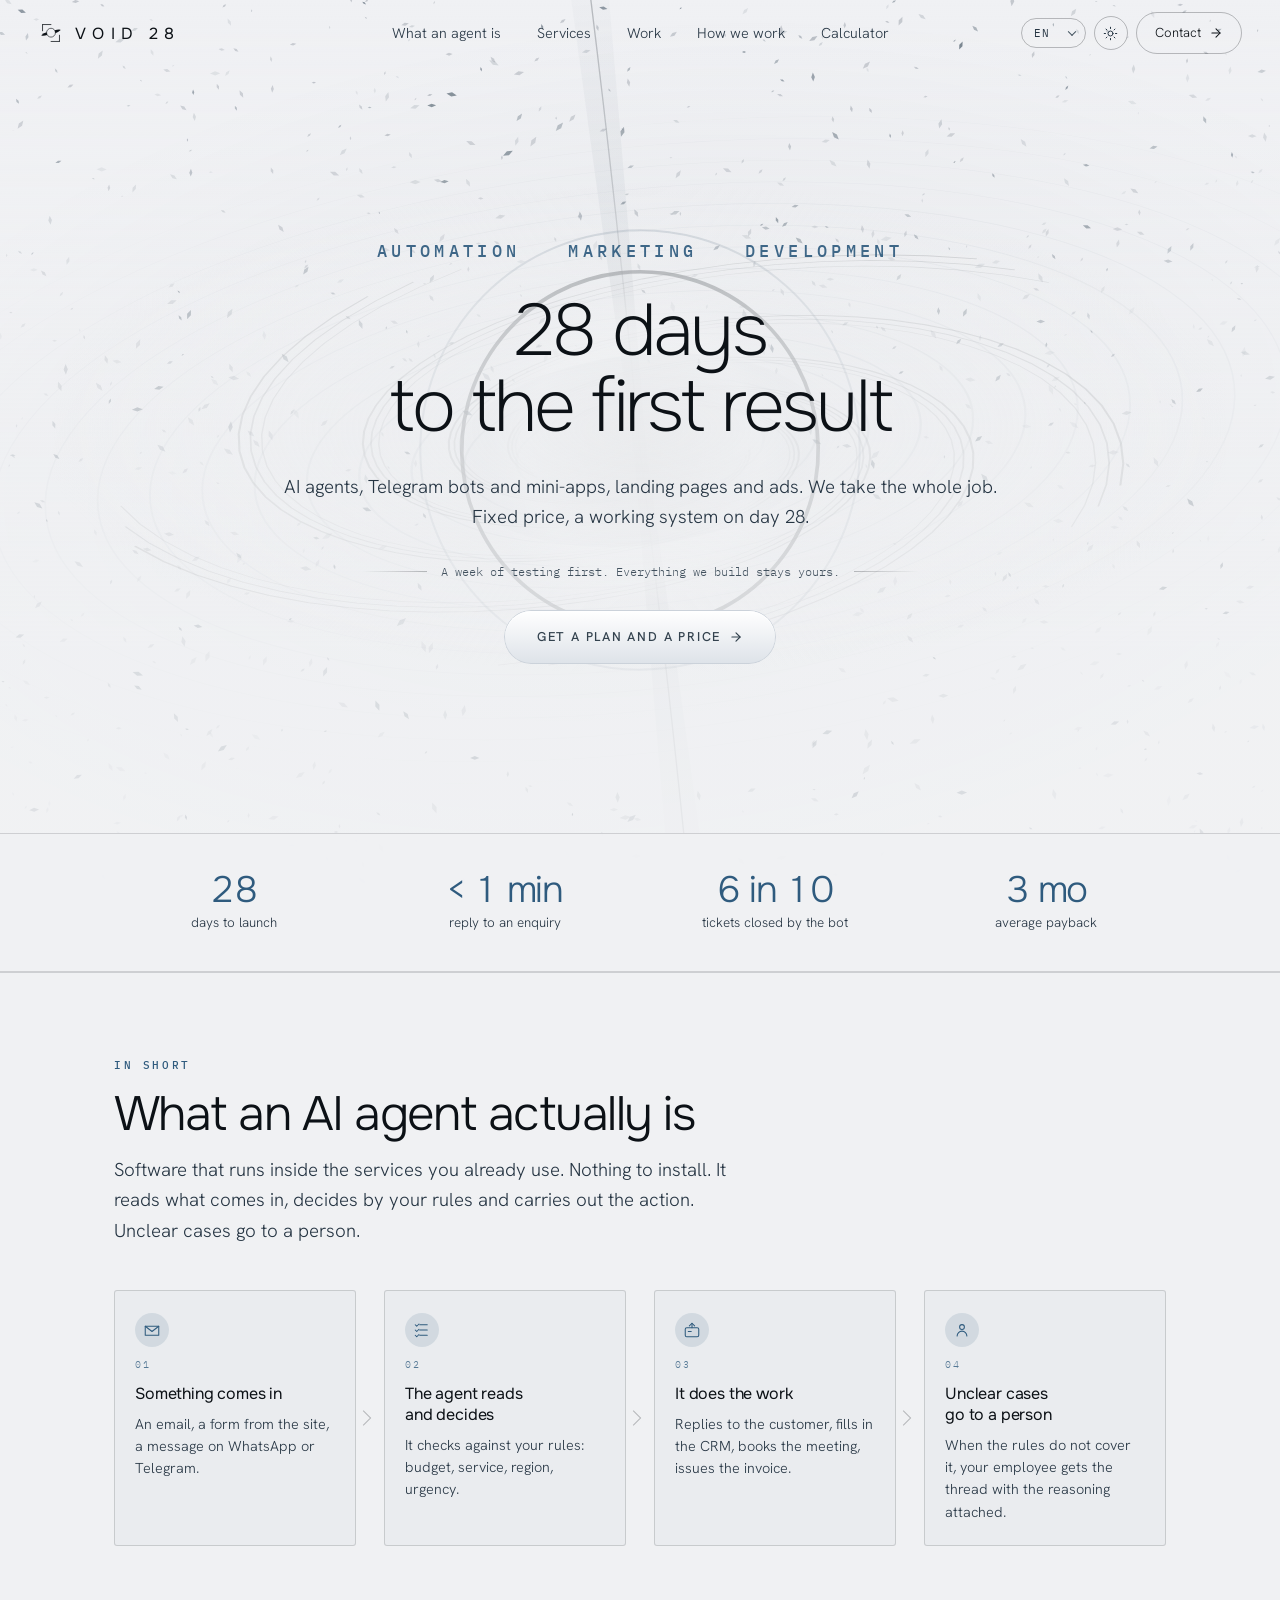
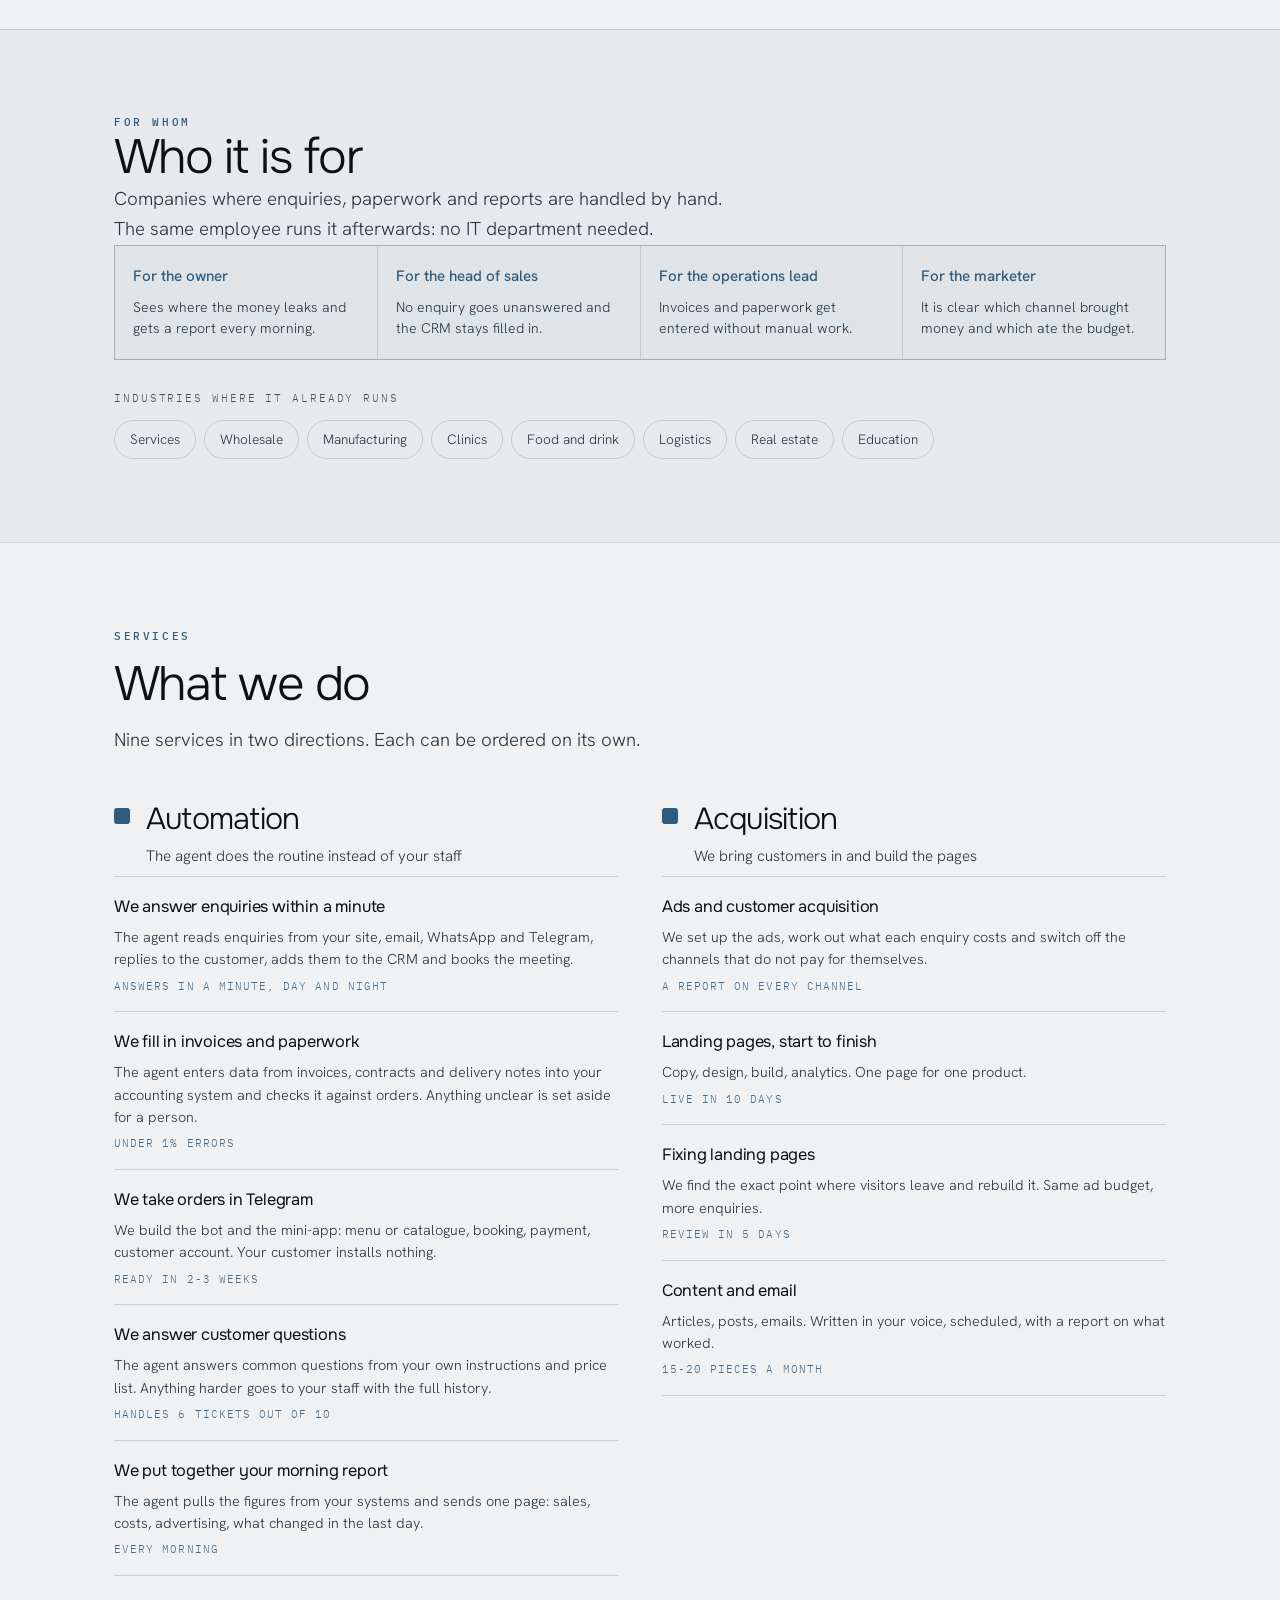
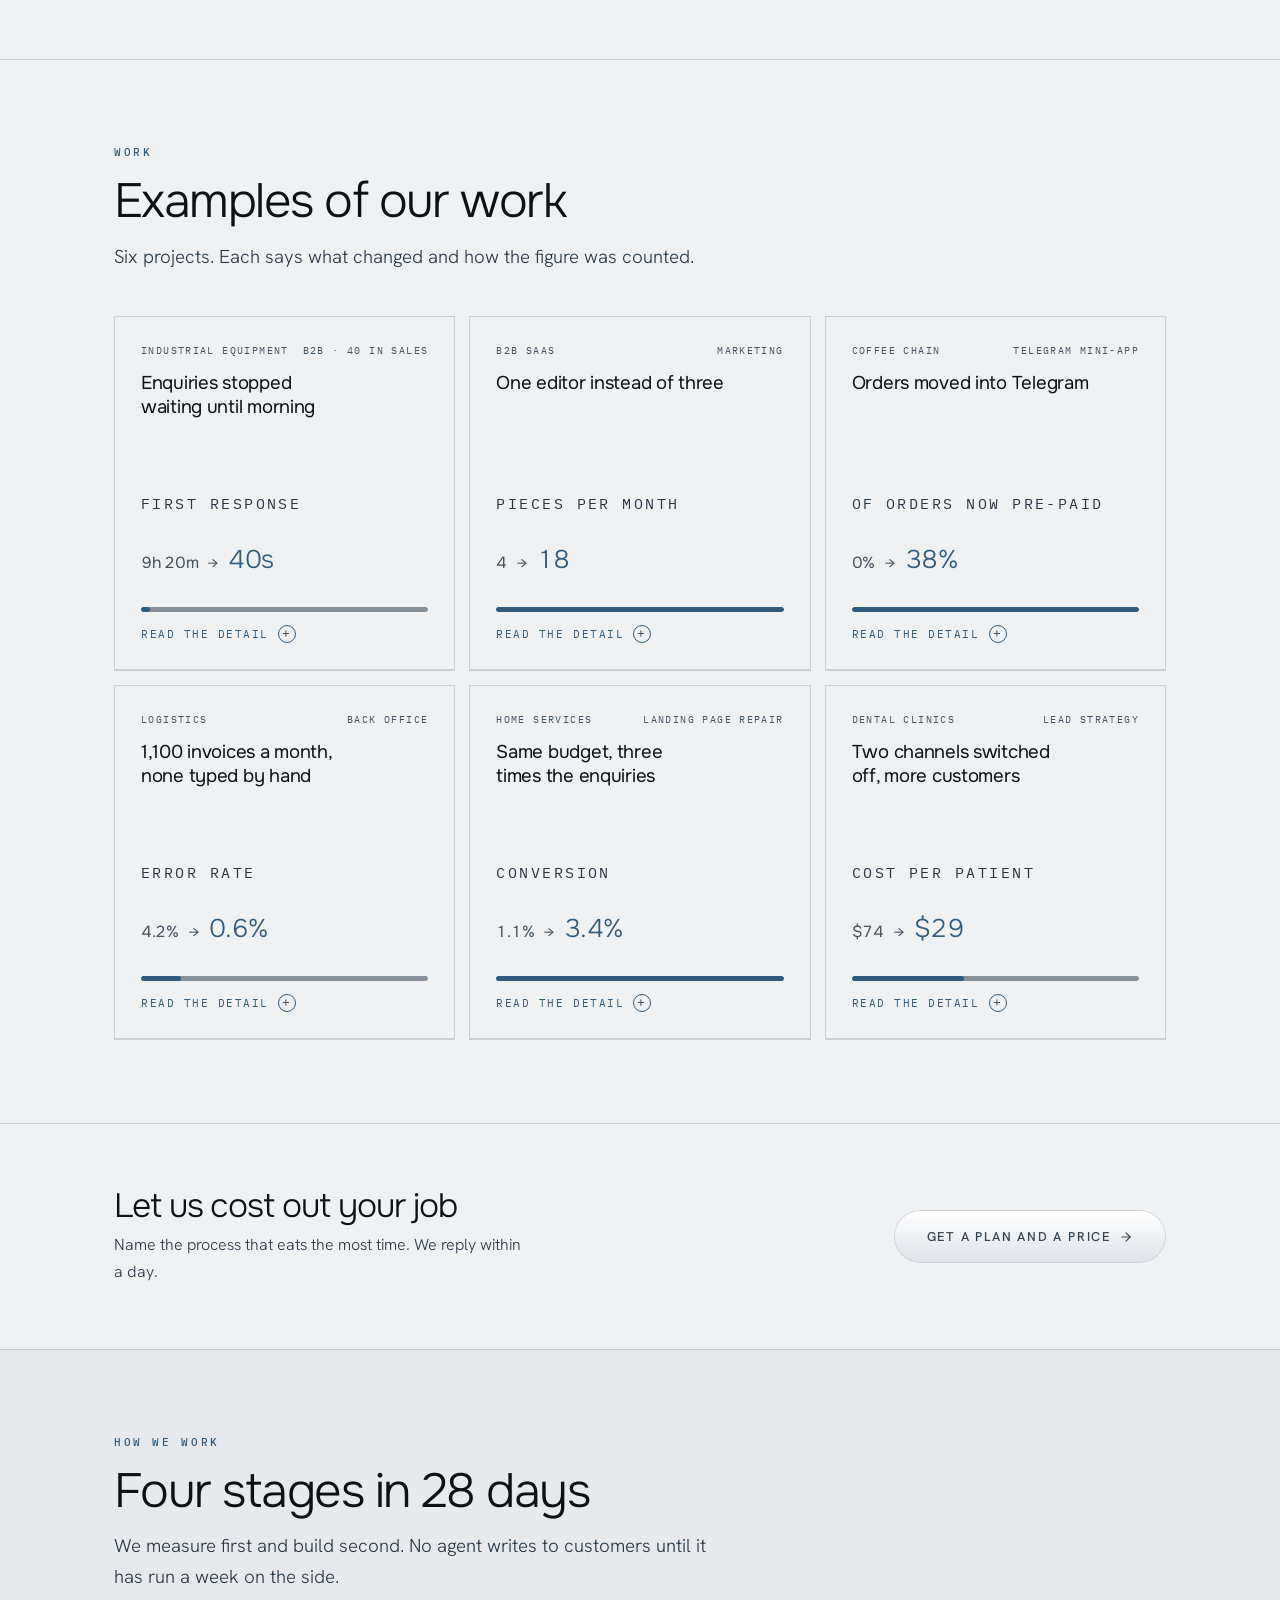
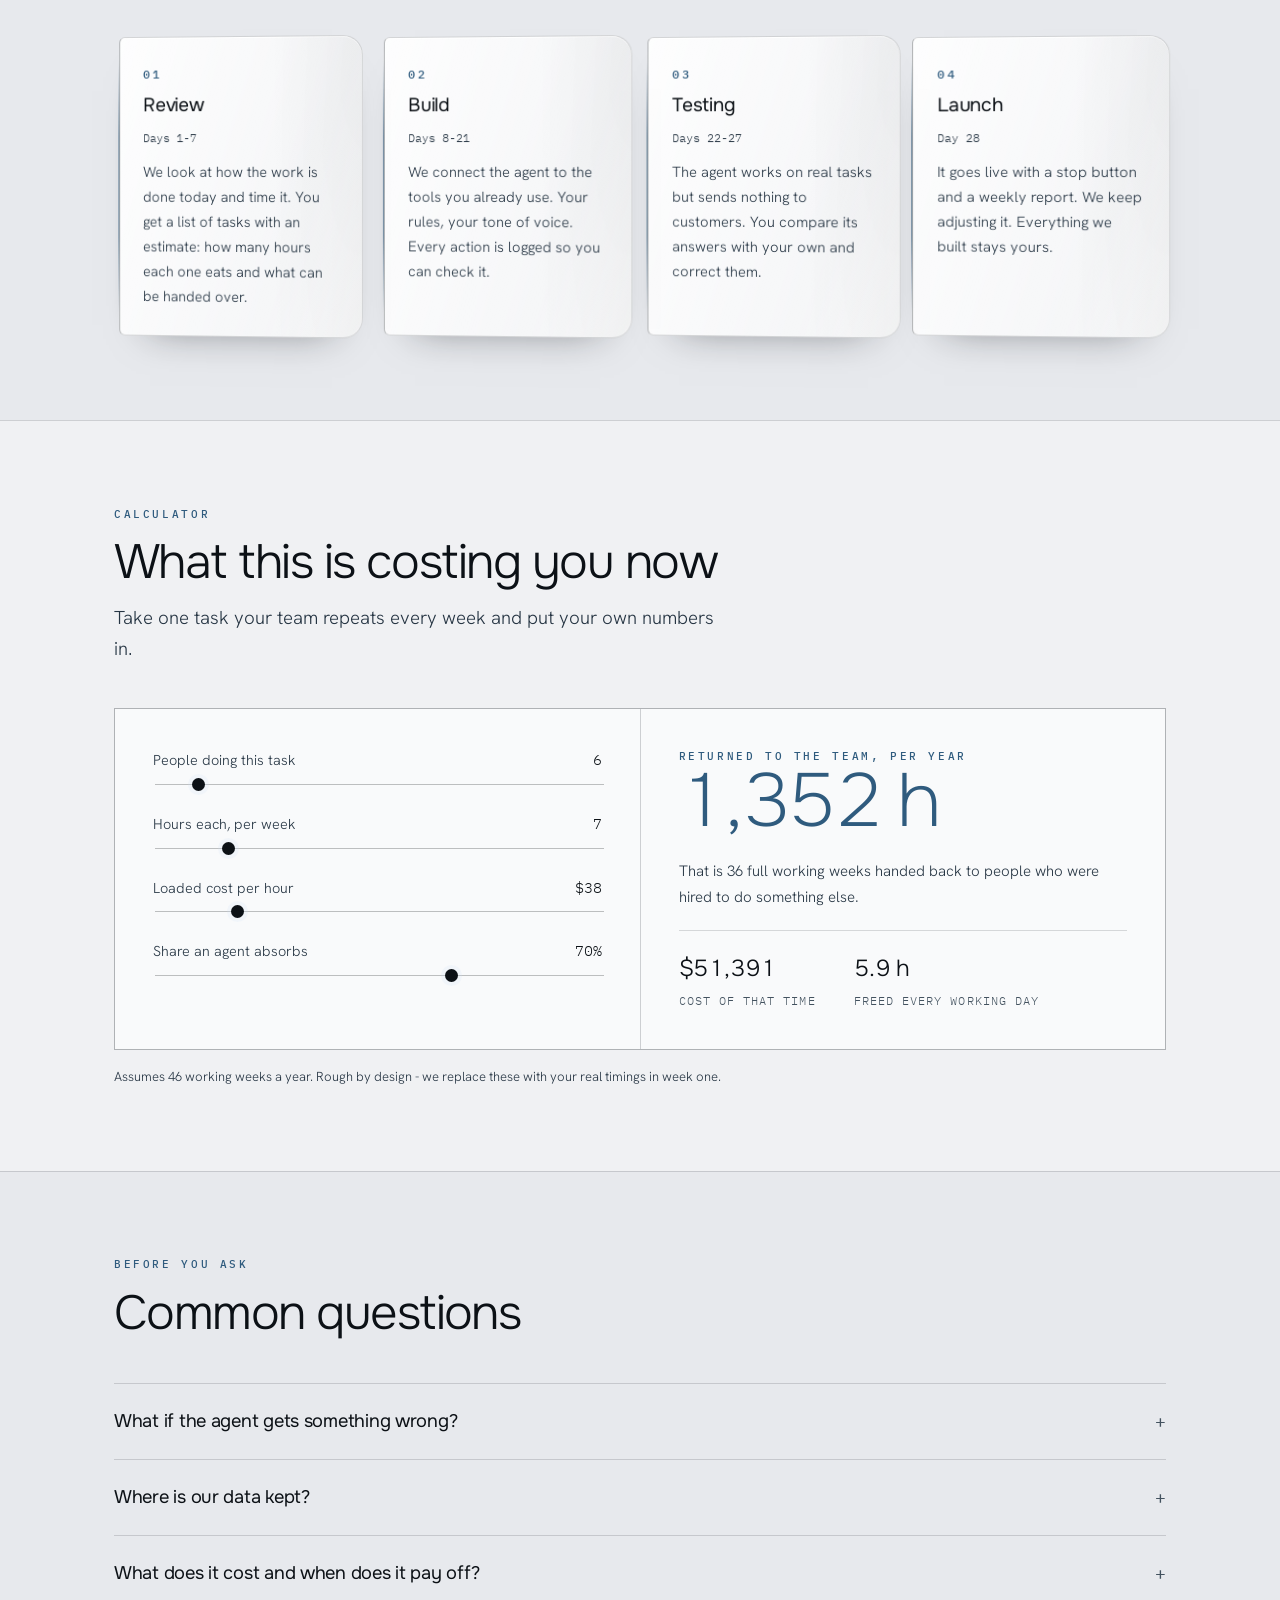
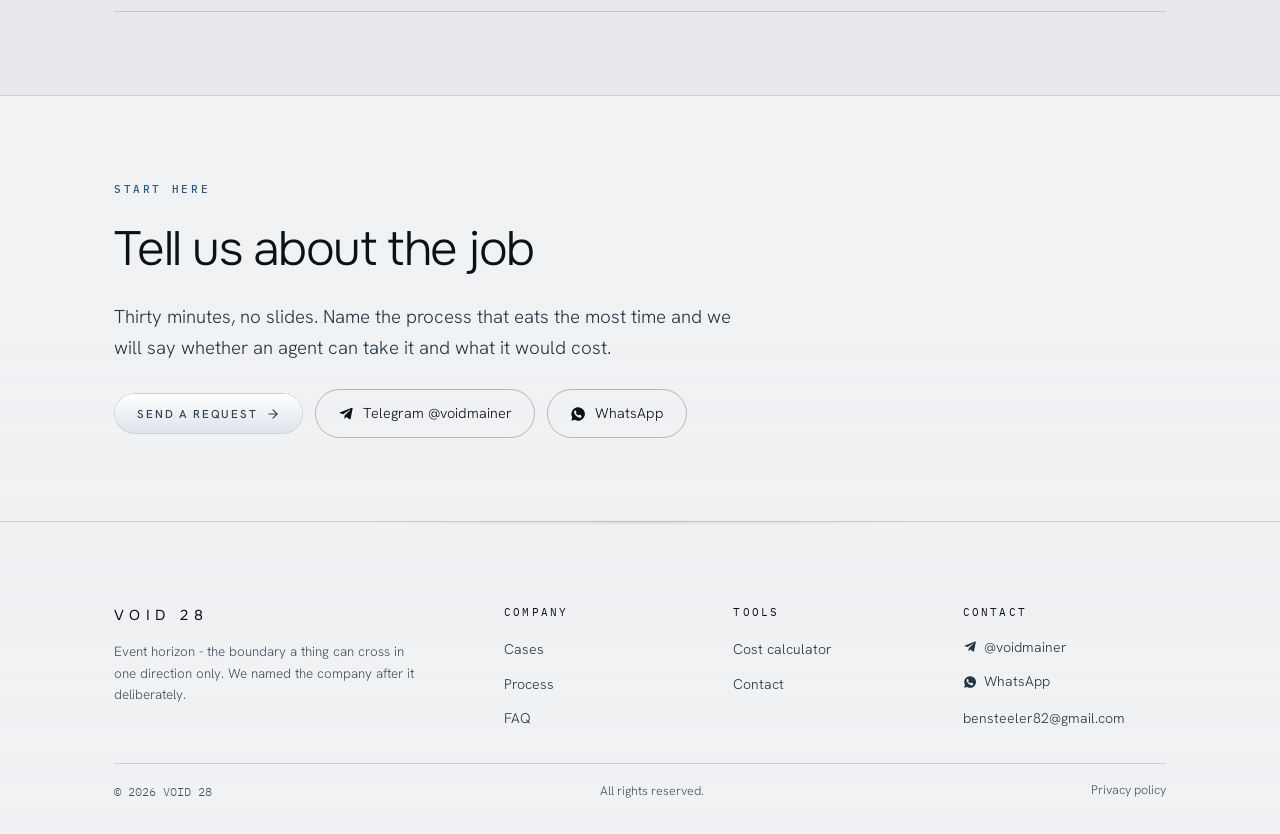
<file: index.html>
<!doctype html>
<html lang="en" data-theme="dark" data-build="46" data-page="home">
<head>
<meta charset="utf-8">
<meta name="viewport" content="width=device-width, initial-scale=1">
<title>VOID 28 - AI agents, bots and landing pages in 28 days</title>
<meta name="description" content="VOID 28 builds AI agents, Telegram bots and mini-apps, landing pages and the lead strategy behind them. Fixed scope, fixed price, first result on day 28.">
<link rel="canonical" href="https://tragical728.github.io/void-ai/">

<meta property="og:type" content="website">
<meta property="og:site_name" content="VOID 28">
<meta property="og:title" content="VOID 28 - first result on day 28">
<meta property="og:description" content="AI agents, Telegram bots and mini-apps, landing pages and lead strategy. Fixed scope, fixed price.">
<meta property="og:url" content="https://tragical728.github.io/void-ai/">
<meta property="og:image" content="https://tragical728.github.io/void-ai/assets/img/og-cover.png">
<meta name="twitter:card" content="summary_large_image">

<link rel="icon" href="assets/img/favicon.svg?v=46" type="image/svg+xml">
<link rel="icon" href="assets/img/favicon-32.png?v=46" sizes="32x32" type="image/png">
<link rel="apple-touch-icon" href="assets/img/apple-touch-icon.png?v=46">
<link rel="manifest" href="site.webmanifest">
<meta name="theme-color" content="#070A0F">

<script>/* GitHub Pages serves this HTML with max-age=600, so a plain reload can hand back
   a ten-minute-old page pointing at asset versions that have since moved on. Ask
   the server for the current build once, and re-fetch under a fresh URL if this
   copy is behind. The session key makes a loop impossible: at most one reload. */
(function(){var B=document.documentElement.getAttribute('data-build');try{
if(!B||sessionStorage.getItem('void-build')===B)return;
fetch('build.txt',{cache:'no-store'}).then(function(r){return r.ok?r.text():null;}).then(function(t){
if(!t)return;t=t.trim();sessionStorage.setItem('void-build',B);
if(t!==B)location.replace(location.pathname+'?b='+t+location.hash);}).catch(function(){});
}catch(e){}})();</script>

<script>/* set the theme before first paint so it never flashes */
(function(){try{var t=localStorage.getItem('void-theme')||(matchMedia('(prefers-color-scheme: light)').matches?'light':'dark');document.documentElement.setAttribute('data-theme',t);}catch(e){}})();</script>

<link rel="preconnect" href="https://fonts.googleapis.com">
<link rel="preconnect" href="https://fonts.gstatic.com" crossorigin>
<link rel="stylesheet" href="https://fonts.googleapis.com/css2?family=Onest:wght@200;300;400;500&family=Hanken+Grotesk:wght@300;400;500&family=IBM+Plex+Mono:wght@400;500&display=swap">
<link rel="stylesheet" href="assets/css/tokens.css?v=46">
<link rel="stylesheet" href="assets/css/base.css?v=46">
<link rel="stylesheet" href="assets/css/components.css?v=46">
<link rel="stylesheet" href="assets/css/landing.css?v=46">

<!-- WebSite drives the bold site name in Google results; Organization drives the knowledge panel -->
<script type="application/ld+json">
{"@context":"https://schema.org","@type":"WebSite","name":"VOID 28",
 "alternateName":"VOID28","url":"https://tragical728.github.io/void-ai/"}
</script>
<script type="application/ld+json">
{"@context":"https://schema.org","@type":"Organization","name":"VOID 28",
 "url":"https://tragical728.github.io/void-ai/","logo":"https://tragical728.github.io/void-ai/assets/img/favicon-512.png",
 "description":"AI automation agency. Agents, Telegram bots and mini-apps, landing pages and lead strategy, delivered in 28 days.",
 "sameAs":["https://t.me/voidmainer"]}
</script>
</head>
<body>
<canvas id="dust" aria-hidden="true"></canvas>
<canvas id="hole" aria-hidden="true"></canvas>
<div class="veil" aria-hidden="true"></div>

<div class="shell">

<header>
  <nav class="nav">
    <a class="mark" href="index.html"><svg class="mark-glyph" viewBox="0 0 1024 1024" width="26" height="26" aria-hidden="true" fill="currentColor"><g><rect x="168" y="168" width="356" height="30"/><rect x="168" y="168" width="30" height="272"/><rect x="500" y="826" width="356" height="30"/><rect x="826" y="584" width="30" height="272"/><path d="M339,481.8 Q232,508 140,594 L140,620 Q252,634 364.4,592.2 Z"/><path d="M685,518.2 Q792,492 884,406 L884,380 Q772,366 659.6,407.8 Z"/></g><circle cx="512" cy="500" r="174" fill="none" stroke="currentColor" stroke-width="24"/></svg>VOID&nbsp;28</a>
    <button class="nav-toggle" id="nav-toggle" type="button"
            aria-label="Menu" aria-expanded="false" aria-controls="nav-links">
      <span></span><span></span><span></span>
    </button>
    <div class="nav-links" id="nav-links">
      <a href="#explain" data-i="nav1">What an agent is</a>
      <a href="#work" data-i="nav2">Services</a>
      <a href="#cases" data-i="nav3">Work</a>
      <a href="#process" data-i="nav4">How we work</a>
      <a href="#maths" data-i="nav5">Calculator</a>
      <a href="contact.html" class="only-mobile" data-i="navcta">Contact</a>
    </div>
    <div class="nav-tools">
      <span class="lang">
        <select id="lang" aria-label="Language">
          <option value="en">EN</option>
          <option value="ru">RU</option>
          <option value="es">ES</option>
          <option value="de">DE</option>
          <option value="zh">中文</option>
        </select>
      </span>
      <button class="icon-btn" id="theme" type="button" aria-label="Switch theme">
        <svg class="moon" viewBox="0 0 24 24" fill="none" stroke="currentColor" stroke-width="1.6" stroke-linecap="round" stroke-linejoin="round"><path d="M21 12.8A9 9 0 1 1 11.2 3a7 7 0 0 0 9.8 9.8z"/></svg>
        <svg class="sun" viewBox="0 0 24 24" fill="none" stroke="currentColor" stroke-width="1.6" stroke-linecap="round" stroke-linejoin="round"><circle cx="12" cy="12" r="4"/><path d="M12 2v2M12 20v2M4.9 4.9l1.4 1.4M17.7 17.7l1.4 1.4M2 12h2M20 12h2M4.9 19.1l1.4-1.4M17.7 6.3l1.4-1.4"/></svg>
      </button>
      <a class="nav-cta" href="contact.html"><span data-i="navcta">Contact</span><svg viewBox="0 0 24 24" fill="none" stroke="currentColor" stroke-width="1.8" stroke-linecap="round" stroke-linejoin="round"><path d="M5 12h14"/><path d="m12 5 7 7-7 7"/></svg></a>
    </div>
  </nav>
</header>

<main id="top">

  <section class="hero">
    <div class="wrap hero-copy">
      <p class="eyebrow hero-tags" data-i="heroEyebrow">AUTOMATION  MARKETING  DEVELOPMENT</p>
      <h1 data-ih="heroTitle">Your problems and busywork<br>are our responsibility</h1>
      <p class="lead" data-i="heroLead">AI agents for daily operations, Telegram bots and mini-apps, landing pages built or repaired, and the lead strategy behind them. Fixed scope, fixed price, live in four to six weeks.</p>
      <div class="horizon-note">
        <span class="rule"></span>
        <span class="mono" data-i="heroNote">Shadow mode first. You keep the build.</span>
        <span class="rule rule-r"></span>
      </div>
      <div class="hero-cta">
        <a class="sbtn sbtn-lg" href="contact.html">
          <span class="sbtn-beam"></span><span class="sbtn-ring"></span>
          <span class="sbtn-face"><span data-i="heroCta">Get a plan and a price</span>
            <svg viewBox="0 0 24 24" fill="none" stroke="currentColor" stroke-width="2" stroke-linecap="round" stroke-linejoin="round"><path d="M5 12h14"/><path d="m12 5 7 7-7 7"/></svg>
          </span>
        </a>
            </div>
    </div>
  </section>

  <section class="proof" aria-label="Key numbers">
    <div class="wrap proof-grid">
      <div class="proof-item"><b data-i="s1n">28</b><span data-i="s1l">days to launch</span></div>
      <div class="proof-item"><b data-i="s2n">&lt; 1 min</b><span data-i="s2l">reply to an enquiry</span></div>
      <div class="proof-item"><b data-i="s3n">6 in 10</b><span data-i="s3l">tickets closed by the bot</span></div>
      <div class="proof-item"><b data-i="s4n">3 mo</b><span data-i="s4l">average payback</span></div>
    </div>
  </section>


  <section id="explain">
    <div class="wrap">
      <div class="sec-head">
        <p class="eyebrow" data-i="exEyebrow">IN SHORT</p>
        <h2 data-i="exTitle">What an AI agent actually is</h2>
        <p class="lead" data-i="exLead">It is a piece of software that works inside the services you already use.</p>
      </div>
      <ol class="ex-flow">
        <li class="ex-step">
          <span class="ex-ic"><svg viewBox="0 0 24 24" fill="none" stroke="currentColor" stroke-width="1.4" stroke-linecap="round" stroke-linejoin="round"><path d="M3 7h18v12H3z"/><path d="m3 7 9 7 9-7"/></svg></span>
          <span class="ex-n">01</span>
          <h3 data-i="ex1t">step</h3>
          <p data-i="ex1p">text</p>
        </li>
        <li class="ex-step">
          <span class="ex-ic"><svg viewBox="0 0 24 24" fill="none" stroke="currentColor" stroke-width="1.4" stroke-linecap="round" stroke-linejoin="round"><path d="M9 5h10M9 12h10M9 19h10"/><path d="m3 5 2 2 3-3"/><path d="m3 12 2 2 3-3"/><path d="m3 19 2 2 3-3"/></svg></span>
          <span class="ex-n">02</span>
          <h3 data-i="ex2t">step</h3>
          <p data-i="ex2p">text</p>
        </li>
        <li class="ex-step">
          <span class="ex-ic"><svg viewBox="0 0 24 24" fill="none" stroke="currentColor" stroke-width="1.4" stroke-linecap="round" stroke-linejoin="round"><path d="M12 3v6"/><path d="m8.5 6.5 3.5-3.5 3.5 3.5"/><rect x="3" y="9" width="18" height="12" rx="2"/><path d="M7 14h4"/></svg></span>
          <span class="ex-n">03</span>
          <h3 data-i="ex3t">step</h3>
          <p data-i="ex3p">text</p>
        </li>
        <li class="ex-step">
          <span class="ex-ic"><svg viewBox="0 0 24 24" fill="none" stroke="currentColor" stroke-width="1.4" stroke-linecap="round" stroke-linejoin="round"><circle cx="12" cy="8" r="3.2"/><path d="M5.5 20a6.5 6.5 0 0 1 13 0"/></svg></span>
          <span class="ex-n">04</span>
          <h3 data-i="ex4t">step</h3>
          <p data-i="ex4p">text</p>
        </li>
      </ol>
    </div>
  </section>


  <section id="who">
    <div class="wrap">

        <p class="eyebrow" data-i="whoE">FOR WHOM</p>
        <h2 data-i="whoT">Who it is for</h2>
        <p class="lead" data-i="whoL">Companies where the work is handled by hand.</p>
        <div class="who-grid">
          <div class="who-card"><h4 data-i="r1">role</h4><p data-i="r1p">why</p></div>
          <div class="who-card"><h4 data-i="r2">role</h4><p data-i="r2p">why</p></div>
          <div class="who-card"><h4 data-i="r3">role</h4><p data-i="r3p">why</p></div>
          <div class="who-card"><h4 data-i="r4">role</h4><p data-i="r4p">why</p></div>
        </div>
        <p class="who-ind-t" data-i="indT">Industries where it already runs</p>
        <ul class="who-inds"><li data-i="i1">industry</li><li data-i="i2">industry</li><li data-i="i3">industry</li><li data-i="i4">industry</li><li data-i="i5">industry</li><li data-i="i6">industry</li><li data-i="i7">industry</li><li data-i="i8">industry</li></ul>
    </div>
  </section>

  <section id="work">
    <div class="wrap">
      <div class="sec-head">
        <p class="eyebrow" data-i="workEyebrow">SERVICES</p>
        <h2 data-i="workTitle">What we do</h2>
        <p class="lead" data-i="workLead">Not a chatbot bolted onto your website. Agents that hold a job, follow your rules, use the tools you already pay for, and escalate the moment they hit something they were not built to decide.</p>
      </div>
      <div class="svc-grid">
        <div class="svc-col">
          <div class="grp">
            <span class="grp-n" aria-hidden="true"></span>
            <h3 data-i="grp1">group</h3>
            <p data-i="grp1s">note</p>
          </div>
          <ul class="svc-list">
            <li class="svc"><h4 data-i="w1t">title</h4><p data-i="w1p">text</p><span class="svc-tag" data-i="w1g">tag</span></li>
            <li class="svc"><h4 data-i="w2t">title</h4><p data-i="w2p">text</p><span class="svc-tag" data-i="w2g">tag</span></li>
            <li class="svc"><h4 data-i="w3t">title</h4><p data-i="w3p">text</p><span class="svc-tag" data-i="w3g">tag</span></li>
            <li class="svc"><h4 data-i="w4t">title</h4><p data-i="w4p">text</p><span class="svc-tag" data-i="w4g">tag</span></li>
            <li class="svc"><h4 data-i="w5t">title</h4><p data-i="w5p">text</p><span class="svc-tag" data-i="w5g">tag</span></li>
          </ul>
        </div>
        <div class="svc-col">
          <div class="grp">
            <span class="grp-n" aria-hidden="true"></span>
            <h3 data-i="grp2">group</h3>
            <p data-i="grp2s">note</p>
          </div>
          <ul class="svc-list">
            <li class="svc"><h4 data-i="m1t">title</h4><p data-i="m1p">text</p><span class="svc-tag" data-i="m1g">tag</span></li>
            <li class="svc"><h4 data-i="m2t">title</h4><p data-i="m2p">text</p><span class="svc-tag" data-i="m2g">tag</span></li>
            <li class="svc"><h4 data-i="m3t">title</h4><p data-i="m3p">text</p><span class="svc-tag" data-i="m3g">tag</span></li>
            <li class="svc"><h4 data-i="m4t">title</h4><p data-i="m4p">text</p><span class="svc-tag" data-i="m4g">tag</span></li>
          </ul>
        </div>
      </div>
    </div>
  </section>




  <section id="cases">
    <div class="wrap">
      <div class="sec-head">
        <p class="eyebrow" data-i="csEyebrow">WORK</p>
        <h2 data-i="csTitle">Examples of our work</h2>
        <p class="lead" data-i="csLead">Six builds, six different corners of a business. Figures are measured against the ninety days before each agent went live.</p>
      </div>
      <div class="cases">
        <div class="case-col">
          <article class="case">
          <details>
            <summary>
              <div class="case-kicker"><span data-i="c1k1">Industrial equipment</span><span data-i="c1k2">B2B · 40 in sales</span></div>
              <h3 data-i="c1t">An inbox that never sleeps</h3>
              <div class="delta">
                <p class="delta-cap" data-i="c1m1">metric</p>
                <p class="delta-line"><span class="dv-was">9h 20m</span><span class="dv-arrow" aria-hidden="true">&rarr;</span><b class="dv-now">40s</b></p>
                <i class="bar"><s class="b-was" style="--w:100%"></s><s class="b-now" style="--w:3%"></s></i>
              </div>
              <span class="case-more"><span data-i="caseMore">Read the detail</span><i class="plus">+</i></span>
            </summary>
            <div class="case-body">
              <p data-i="c1p">Enquiries arrived across a website form, two mailboxes and WhatsApp. Anything landing after 6pm sat until morning. An agent now reads every channel, qualifies against spec and budget, answers with the right datasheet and books the demo.</p>
              <div class="case-did"><h4 data-i="caseDid">What we did</h4><p data-i="c1do">…</p></div>
              <div class="metrics">
                        <div class="metric"><b>+34%</b><span data-i="c1m2">Meetings booked</span></div>
            <div class="metric"><b>0</b><span data-i="c1m3">Leads left overnight</span></div>
          </div>
              <p class="case-basis"><span data-i="caseBase">How it was measured</span>: <span data-i="c1base">…</span></p>
            </div>
          </details>
        </article>
          <article class="case">
          <details>
            <summary>
              <div class="case-kicker"><span data-i="c2k1">Logistics</span><span data-i="c2k2">Back office</span></div>
              <h3 data-i="c2t">1,100 invoices, entered by nobody</h3>
              <div class="delta">
                <p class="delta-cap" data-i="c2m1">metric</p>
                <p class="delta-line"><span class="dv-was">4.2%</span><span class="dv-arrow" aria-hidden="true">&rarr;</span><b class="dv-now">0.6%</b></p>
                <i class="bar"><s class="b-was" style="--w:100%"></s><s class="b-now" style="--w:14%"></s></i>
              </div>
              <span class="case-more"><span data-i="caseMore">Read the detail</span><i class="plus">+</i></span>
            </summary>
            <div class="case-body">
              <p data-i="c2p">Three people spent their week retyping carrier invoices into an ERP and chasing mismatches. The agent reads the documents, reconciles them against orders, posts the clean ones and queues only genuine exceptions for a human.</p>
              <div class="case-did"><h4 data-i="caseDid">What we did</h4><p data-i="c2do">…</p></div>
              <div class="metrics">
                        <div class="metric"><b>112h</b><span data-i="c2m2">Returned per month</span></div>
            <div class="metric"><b>3</b><span data-i="c2m3">People moved to better work</span></div>
          </div>
              <p class="case-basis"><span data-i="caseBase">How it was measured</span>: <span data-i="c2base">…</span></p>
            </div>
          </details>
        </article>
        </div>
        <div class="case-col">
          <article class="case">
          <details>
            <summary>
              <div class="case-kicker"><span data-i="c3k1">B2B SaaS</span><span data-i="c3k2">Marketing</span></div>
              <h3 data-i="c3t">One editor, a full calendar</h3>
              <div class="delta">
                <p class="delta-cap" data-i="c3m1">metric</p>
                <p class="delta-line"><span class="dv-was">4</span><span class="dv-arrow" aria-hidden="true">&rarr;</span><b class="dv-now">18</b></p>
                <i class="bar"><s class="b-was" style="--w:22%"></s><s class="b-now" style="--w:100%"></s></i>
              </div>
              <span class="case-more"><span data-i="caseMore">Read the detail</span><i class="plus">+</i></span>
            </summary>
            <div class="case-body">
              <p data-i="c3p">Four posts a month, all of them late. We pointed the pipeline at their sales calls and changelog: it drafts, an editor cuts, it schedules and distributes. The voice held - readers could not pick the agent drafts out of a blind test.</p>
              <div class="case-did"><h4 data-i="caseDid">What we did</h4><p data-i="c3do">…</p></div>
              <div class="metrics">
                        <div class="metric"><b>2.4×</b><span data-i="c3m2">Organic signups</span></div>
            <div class="metric"><b>1</b><span data-i="c3m3">Editor, unchanged</span></div>
          </div>
              <p class="case-basis"><span data-i="caseBase">How it was measured</span>: <span data-i="c3base">…</span></p>
            </div>
          </details>
        </article>
          <article class="case">
          <details>
            <summary>
              <div class="case-kicker"><span data-i="c4k1">Home services</span><span data-i="c4k2">Landing page repair</span></div>
              <h3 data-i="c4t">The page was the bottleneck</h3>
              <div class="delta">
                <p class="delta-cap" data-i="c4m1">metric</p>
                <p class="delta-line"><span class="dv-was">1.1%</span><span class="dv-arrow" aria-hidden="true">&rarr;</span><b class="dv-now">3.4%</b></p>
                <i class="bar"><s class="b-was" style="--w:32%"></s><s class="b-now" style="--w:100%"></s></i>
              </div>
              <span class="case-more"><span data-i="caseMore">Read the detail</span><i class="plus">+</i></span>
            </summary>
            <div class="case-body">
              <p data-i="c4p">Traffic was healthy and the phone was quiet. The audit found the offer buried below three scrolls, a seven-field form and a 4.8-second load on mobile. We rewrote the page, cut the form to two fields and rebuilt it - same ad spend.</p>
              <div class="case-did"><h4 data-i="caseDid">What we did</h4><p data-i="c4do">…</p></div>
              <div class="metrics">
                        <div class="metric"><b>−61%</b><span data-i="c4m2">Cost per lead</span></div>
            <div class="metric"><b>1.2s</b><span data-i="c4m3">Load on mobile</span></div>
          </div>
              <p class="case-basis"><span data-i="caseBase">How it was measured</span>: <span data-i="c4base">…</span></p>
            </div>
          </details>
        </article>
        </div>
        <div class="case-col">
          <article class="case">
          <details>
            <summary>
              <div class="case-kicker"><span data-i="c5k1">Coffee chain</span><span data-i="c5k2">Telegram mini-app</span></div>
              <h3 data-i="c5t">The queue moved into Telegram</h3>
              <div class="delta">
                <p class="delta-cap" data-i="c5m1">metric</p>
                <p class="delta-line"><span class="dv-was">0%</span><span class="dv-arrow" aria-hidden="true">&rarr;</span><b class="dv-now">38%</b></p>
                <i class="bar"><s class="b-was" style="--w:4%"></s><s class="b-now" style="--w:100%"></s></i>
              </div>
              <span class="case-more"><span data-i="caseMore">Read the detail</span><i class="plus">+</i></span>
            </summary>
            <div class="case-body">
              <p data-i="c5p">Eleven sites, orders taken by phone and lost at the counter. We shipped a mini-app: menu, pickup slot, payment and a loyalty balance, all inside Telegram, with a bot that nudges regulars on the days they usually come in.</p>
              <div class="case-did"><h4 data-i="caseDid">What we did</h4><p data-i="c5do">…</p></div>
              <div class="metrics">
                        <div class="metric"><b>+22%</b><span data-i="c5m2">Repeat visits</span></div>
            <div class="metric"><b>0</b><span data-i="c5m3">App store required</span></div>
          </div>
              <p class="case-basis"><span data-i="caseBase">How it was measured</span>: <span data-i="c5base">…</span></p>
            </div>
          </details>
        </article>
          <article class="case">
          <details>
            <summary>
              <div class="case-kicker"><span data-i="c6k1">Dental clinics</span><span data-i="c6k2">Lead strategy</span></div>
              <h3 data-i="c6t">Same budget, different channels</h3>
              <div class="delta">
                <p class="delta-cap" data-i="c6m1">metric</p>
                <p class="delta-line"><span class="dv-was">$74</span><span class="dv-arrow" aria-hidden="true">&rarr;</span><b class="dv-now">$29</b></p>
                <i class="bar"><s class="b-was" style="--w:100%"></s><s class="b-now" style="--w:39%"></s></i>
              </div>
              <span class="case-more"><span data-i="caseMore">Read the detail</span><i class="plus">+</i></span>
            </summary>
            <div class="case-body">
              <p data-i="c6p">Spend was spread evenly across five channels because nobody could prove which worked. We tracked each lead to revenue, cut two channels, rewrote the offer for the two that paid, and put the follow-up on an agent.</p>
              <div class="case-did"><h4 data-i="caseDid">What we did</h4><p data-i="c6do">…</p></div>
              <div class="metrics">
                        <div class="metric"><b>+41%</b><span data-i="c6m2">Bookings, same spend</span></div>
            <div class="metric"><b>2</b><span data-i="c6m3">Channels dropped</span></div>
          </div>
              <p class="case-basis"><span data-i="caseBase">How it was measured</span>: <span data-i="c6base">…</span></p>
            </div>
          </details>
        </article>
        </div>
      </div>
    </div>
  </section>

  <section class="midcta">
    <div class="wrap midcta-inner">
      <div>
        <h2 data-i="midTitle">Let us cost out your job</h2>
        <p class="lead" data-i="midLead">Name the process that eats the most time. We reply within a day.</p>
      </div>
      <a class="sbtn sbtn-lg" href="contact.html">
        <span class="sbtn-beam"></span><span class="sbtn-ring"></span>
        <span class="sbtn-face"><span data-i="midCta">Get a plan and a price</span>
          <svg viewBox="0 0 24 24" fill="none" stroke="currentColor" stroke-width="2" stroke-linecap="round" stroke-linejoin="round"><path d="M5 12h14"/><path d="m12 5 7 7-7 7"/></svg>
        </span>
      </a>
    </div>
  </section>

  <section id="process">
    <div class="wrap">
      <div class="sec-head">
        <p class="eyebrow" data-i="prEyebrow">HOW WE WORK</p>
        <h2 data-i="prTitle">Four stages in 28 days</h2>
        <p class="lead" data-i="prLead">The order matters here: we do not touch a tool until we have timed the work by hand, and no agent talks to a customer until it has spent a week proving itself in silence.</p>
      </div>
      <ol class="fan">
        <li class="leaf" style="--i:0">
          <span class="leaf-spine" aria-hidden="true"></span>
          <div class="leaf-face">
            <span class="n">01</span>
            <h3 data-i="p1t">Map</h3>
            <span class="when" data-i="p1w">Week 1</span>
            <p data-i="p1p">We sit with the people doing the work and time it. What comes out is a short list of tasks ranked by hours lost and how safely they can be handed over.</p>
          </div>
        </li>
        <li class="leaf" style="--i:1">
          <span class="leaf-spine" aria-hidden="true"></span>
          <div class="leaf-face">
            <span class="n">02</span>
            <h3 data-i="p2t">Build</h3>
            <span class="when" data-i="p2w">Weeks 2-3</span>
            <p data-i="p2p">Agents wired into the tools you already pay for. Your rules, your tone, your escalation paths. Every decision the agent makes is logged in plain language.</p>
          </div>
        </li>
        <li class="leaf" style="--i:2">
          <span class="leaf-spine" aria-hidden="true"></span>
          <div class="leaf-face">
            <span class="n">03</span>
            <h3 data-i="p3t">Shadow</h3>
            <span class="when" data-i="p3w">Week 4</span>
            <p data-i="p3p">The agent runs on live work but nothing it produces is sent. Your team reads its output next to their own and corrects it until the two are indistinguishable.</p>
          </div>
        </li>
        <li class="leaf" style="--i:3">
          <span class="leaf-spine" aria-hidden="true"></span>
          <div class="leaf-face">
            <span class="n">04</span>
            <h3 data-i="p4t">Watch</h3>
            <span class="when" data-i="p4w">Ongoing</span>
            <p data-i="p4p">It goes live with a kill switch and a weekly report. We tune what drifts. You keep the build - the agents, the prompts, the code - whatever happens to us.</p>
          </div>
        </li>
      </ol>
    </div>
  </section>

  <section id="maths">
    <div class="wrap">
      <div class="sec-head">
        <p class="eyebrow" data-i="qEyebrow">CALCULATOR</p>
        <h2 data-i="qTitle">What this is costing you now</h2>
        <p class="lead" data-i="qLead">Pick one repetitive task your team does every week and put its real shape in. The number is what that task costs you in a year.</p>
      </div>
      <div class="maths">
        <div class="controls">
          <div class="field"><div class="field-top"><label for="people" data-i="qf1">People doing this task</label><output id="people-out" class="mono">6</output></div>
            <input id="people" type="range" min="1" max="60" value="6" step="1"></div>
          <div class="field"><div class="field-top"><label for="hours" data-i="qf2">Hours each, per week</label><output id="hours-out" class="mono">7</output></div>
            <input id="hours" type="range" min="1" max="40" value="7" step="1"></div>
          <div class="field"><div class="field-top"><label for="rate" data-i="qf3">Loaded cost per hour</label><output id="rate-out" class="mono">$38</output></div>
            <input id="rate" type="range" min="8" max="180" value="38" step="1"></div>
          <div class="field"><div class="field-top"><label for="share" data-i="qf4">Share an agent absorbs</label><output id="share-out" class="mono">70%</output></div>
            <input id="share" type="range" min="20" max="95" value="70" step="5"></div>
        </div>
        <div class="readout">
          <div><p class="eyebrow" data-i="qr1">Returned to the team, per year</p><p class="big" id="hours-year">1,352 h</p></div>
          <p class="sub" id="ftw"></p>
          <div class="readout-split">
            <div class="metric"><b id="cost-year" class="mono">$51,391</b><span data-i="qr2">Cost of that time</span></div>
            <div class="metric"><b id="per-day" class="mono">5.9 h</b><span data-i="qr3">Freed every working day</span></div>
          </div>
        </div>
      </div>
      <p class="dim" style="margin-top:16px;font-size:.82rem" data-i="qNote">Assumes 46 working weeks a year. Rough by design - we replace these with your real timings in week one.</p>
    </div>
  </section>

  <section id="faq">
    <div class="wrap">
      <div class="sec-head">
        <p class="eyebrow" data-i="fqEyebrow">Before you ask</p>
        <h2 data-i="fqTitle">Common questions</h2>
      </div>
      <div class="faq">
        <details><summary><span data-i="fq1q">What happens when the agent gets it wrong?</span><span class="plus">+</span></summary>
          <p data-i="fq1a">It escalates instead of improvising. Every agent ships with explicit limits - what it may decide alone, what needs a human, what it must never touch. It runs a week in shadow mode before anyone outside the company sees its output, every action is logged in plain language, and there is a kill switch that stops it in one click.</p></details>
        <details><summary><span data-i="fq2q">Where does our data go?</span><span class="plus">+</span></summary>
          <p data-i="fq2a">Into your own accounts. We build inside your cloud and your tools, with the region you require. Your content is not used to train anything, retention is set by you, and access is scoped per agent - the invoicing agent cannot read your sales inbox.</p></details>
        <details><summary><span data-i="fq3q">What does it cost, and when does it pay for itself?</span><span class="plus">+</span></summary>
          <p data-i="fq3a">A build is a fixed price agreed after the mapping week, plus a monthly fee for running and tuning it. Most builds return their cost inside the first quarter - the calculator above is the same arithmetic we use to decide whether a task is worth automating at all. If the numbers do not work, we say so and we do not take the project.</p></details>
      </div>
    </div>
  </section>

  <section id="contact">
    <div class="wrap cta">
      <p class="eyebrow" data-i="xEyebrow">Start here</p>
      <h2 data-i="xTitle">Tell us about the job</h2>
      <p class="lead" data-i="xLead">Thirty minutes, no deck. Bring one process that everybody complains about and we will tell you honestly whether an agent should take it - and roughly what it would cost to find out.</p>
      <div class="cta-row">
        <a class="sbtn" href="contact.html">
          <span class="sbtn-beam"></span><span class="sbtn-ring"></span>
          <span class="sbtn-face"><span data-i="xCta">Send a request</span>
            <svg viewBox="0 0 24 24" fill="none" stroke="currentColor" stroke-width="2" stroke-linecap="round" stroke-linejoin="round"><path d="M5 12h14"/><path d="m12 5 7 7-7 7"/></svg>
          </span>
        </a>
        <a class="ghost" href="https://t.me/voidmainer" target="_blank" rel="noopener">
          <svg viewBox="0 0 24 24" fill="currentColor" aria-hidden="true"><path d="M21.9 4.3 18.9 19c-.2 1-.8 1.3-1.7.8l-4.6-3.4-2.2 2.1c-.3.3-.5.5-1 .5l.4-4.9L18.4 6c.3-.3-.1-.5-.6-.2L7.7 12.2l-4.5-1.4c-1-.3-1-1 .2-1.4l17.4-6.7c.8-.3 1.5.2 1.1 1.6z"/></svg>
          <span data-i="xTg">Telegram @voidmainer</span>
        </a>
        <a class="ghost" href="https://wa.me/79952057014" target="_blank" rel="noopener">
          <svg viewBox="0 0 24 24" fill="currentColor" aria-hidden="true"><path d="M12 2a10 10 0 0 0-8.6 15L2 22l5.2-1.4A10 10 0 1 0 12 2zm5.8 14.2c-.2.7-1.4 1.3-2 1.4-.5.1-1.1.1-1.8-.1-.4-.1-1-.3-1.7-.6-3-1.3-4.9-4.3-5-4.5-.1-.2-1.2-1.5-1.2-2.9s.7-2 1-2.3c.2-.3.5-.4.7-.4h.5c.2 0 .4 0 .6.5l.8 2c.1.2.1.3 0 .5l-.4.5-.2.3c-.1.1-.2.3 0 .5.1.2.6 1.1 1.4 1.8 1 .9 1.8 1.1 2 1.2.2.1.4.1.5-.1l.7-.9c.2-.2.3-.2.5-.1l2 .9c.2.1.4.2.4.3.1.2.1.6-.1 1.2z"/></svg>
          <span data-i="xWa">WhatsApp</span>
        </a>
      </div>
    </div>
  </section>

</main>

<footer>
  <div class="wrap">
    <div class="foot-grid">
      <div class="foot-brand reveal">
        <span class="mark" style="font-size:.9rem">VOID&nbsp;28</span>
        <p class="def" data-i="footDef">Event horizon - the boundary a thing can cross in one direction only. We named the company after it deliberately.</p>
      </div>
      <div class="foot-cols">
        <div class="foot-col reveal"><h4 data-i="fcCompany">Company</h4>
          <ul>
            <li><a href="#cases" data-i="fl5">Cases</a></li>
            <li><a href="#process" data-i="fl6">Process</a></li>
            <li><a href="#faq" data-i="fl7">FAQ</a></li>
                      </ul></div>
        <div class="foot-col reveal"><h4 data-i="fcTools">Tools</h4>
          <ul>
            <li><a href="#maths" data-i="fl9">Cost calculator</a></li>
            <li><a href="contact.html" data-i="fl10">Contact</a></li>
          </ul></div>
        <div class="foot-col reveal"><h4 data-i="fcContact">Contact</h4>
          <ul>
            <li><a href="https://t.me/voidmainer" target="_blank" rel="noopener"><svg viewBox="0 0 24 24" fill="currentColor"><path d="M21.9 4.3 18.9 19c-.2 1-.8 1.3-1.7.8l-4.6-3.4-2.2 2.1c-.3.3-.5.5-1 .5l.4-4.9L18.4 6c.3-.3-.1-.5-.6-.2L7.7 12.2l-4.5-1.4c-1-.3-1-1 .2-1.4l17.4-6.7c.8-.3 1.5.2 1.1 1.6z"/></svg>@voidmainer</a></li>
            <li><a href="https://wa.me/79952057014" target="_blank" rel="noopener"><svg viewBox="0 0 24 24" fill="currentColor"><path d="M12 2a10 10 0 0 0-8.6 15L2 22l5.2-1.4A10 10 0 1 0 12 2zm5.8 14.2c-.2.7-1.4 1.3-2 1.4-.5.1-1.1.1-1.8-.1-.4-.1-1-.3-1.7-.6-3-1.3-4.9-4.3-5-4.5-.1-.2-1.2-1.5-1.2-2.9s.7-2 1-2.3c.2-.3.5-.4.7-.4h.5c.2 0 .4 0 .6.5l.8 2c.1.2.1.3 0 .5l-.4.5-.2.3c-.1.1-.2.3 0 .5.1.2.6 1.1 1.4 1.8 1 .9 1.8 1.1 2 1.2.2.1.4.1.5-.1l.7-.9c.2-.2.3-.2.5-.1l2 .9c.2.1.4.2.4.3.1.2.1.6-.1 1.2z"/></svg>WhatsApp</a></li>
            <li><a href="mailto:bensteeler82@gmail.com">bensteeler82@gmail.com</a></li>
          </ul></div>
      </div>
    </div>
    <div class="foot-base">
      <span class="mono">© 2026 VOID 28</span>
      <span data-i="footRights">All rights reserved.</span>
      <a href="privacy.html" data-i="footPrivacy">Privacy policy</a>
    </div>
  </div>
</footer>

</div>

<script src="assets/js/config.js?v=46"></script>
<script src="assets/js/analytics.js?v=46"></script>
<script src="assets/js/i18n.js?v=46"></script>
<script src="assets/js/background.js?v=46"></script>
<script src="assets/js/site.js?v=46"></script>
</body>
</html>
</file>
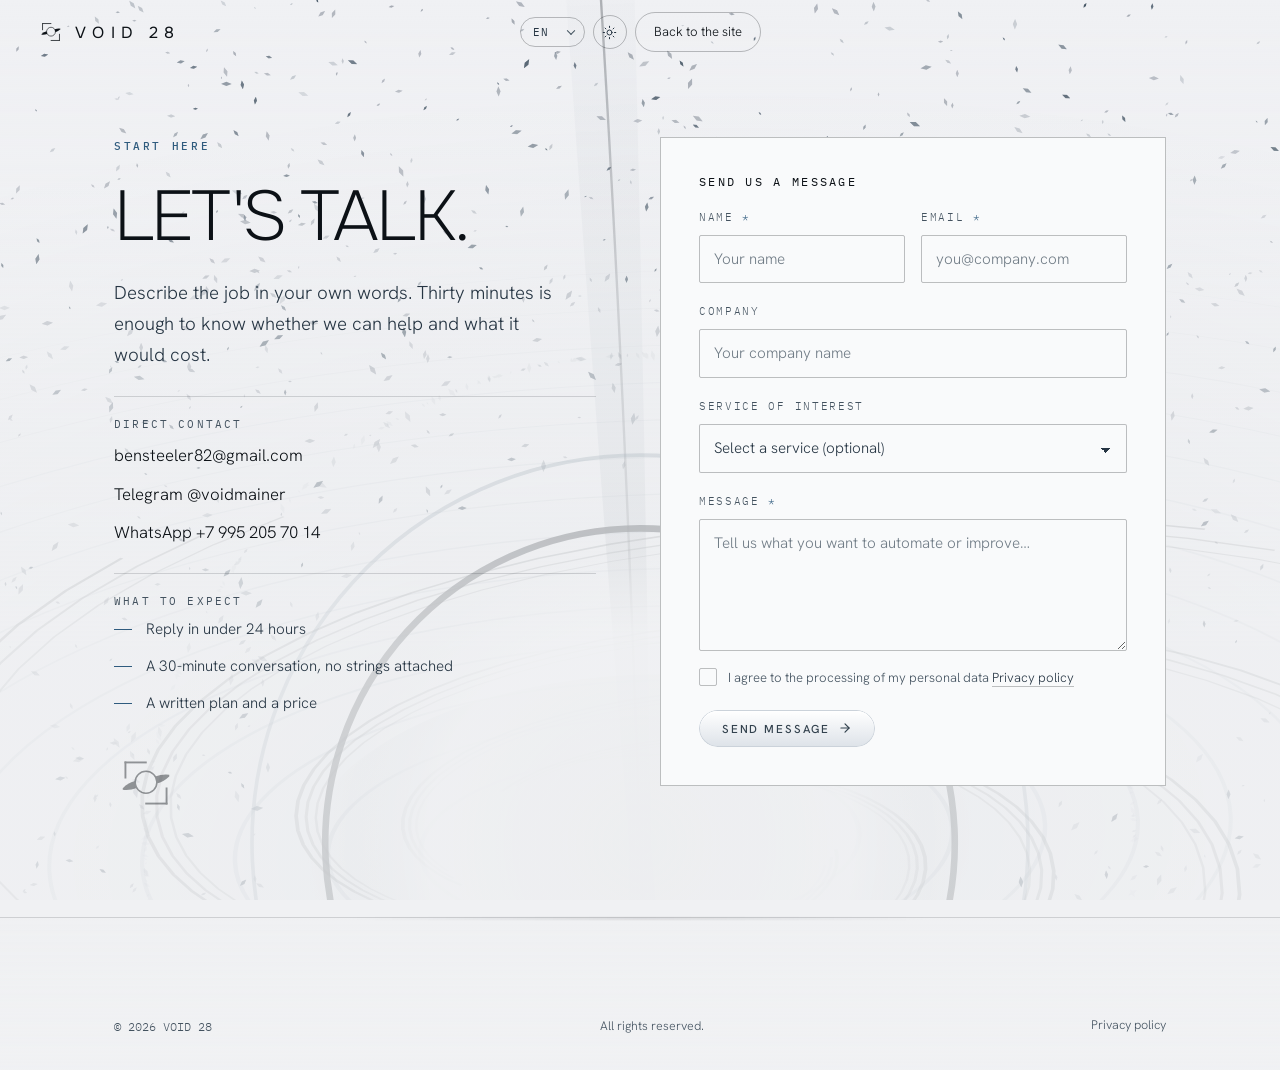
<file: contact.html>
<!doctype html>
<html lang="en" data-theme="dark" data-build="46" data-page="contact">
<head>
<meta charset="utf-8">
<meta name="viewport" content="width=device-width, initial-scale=1">
<title>Contact - VOID 28</title>
<meta name="description" content="Tell us where the bottleneck is. Reply in under 24 hours, a 30-minute call, and a written plan with a 28-day schedule.">
<link rel="canonical" href="https://tragical728.github.io/void-ai/contact.html">
<meta name="robots" content="index,follow">

<meta property="og:type" content="website">
<meta property="og:site_name" content="VOID 28">
<meta property="og:title" content="Contact - VOID 28">
<meta property="og:description" content="Tell us where the bottleneck is. Reply in under 24 hours.">
<meta property="og:url" content="https://tragical728.github.io/void-ai/contact.html">
<meta property="og:image" content="https://tragical728.github.io/void-ai/assets/img/og-cover.png">
<meta name="twitter:card" content="summary_large_image">

<link rel="icon" href="assets/img/favicon.svg?v=46" type="image/svg+xml">
<link rel="icon" href="assets/img/favicon-32.png?v=46" sizes="32x32" type="image/png">
<link rel="apple-touch-icon" href="assets/img/apple-touch-icon.png?v=46">
<link rel="manifest" href="site.webmanifest">
<meta name="theme-color" content="#070A0F">

<script>/* GitHub Pages serves this HTML with max-age=600, so a plain reload can hand back
   a ten-minute-old page pointing at asset versions that have since moved on. Ask
   the server for the current build once, and re-fetch under a fresh URL if this
   copy is behind. The session key makes a loop impossible: at most one reload. */
(function(){var B=document.documentElement.getAttribute('data-build');try{
if(!B||sessionStorage.getItem('void-build')===B)return;
fetch('build.txt',{cache:'no-store'}).then(function(r){return r.ok?r.text():null;}).then(function(t){
if(!t)return;t=t.trim();sessionStorage.setItem('void-build',B);
if(t!==B)location.replace(location.pathname+'?b='+t+location.hash);}).catch(function(){});
}catch(e){}})();</script>

<script>/* set the theme before first paint so it never flashes */
(function(){try{var t=localStorage.getItem('void-theme')||(matchMedia('(prefers-color-scheme: light)').matches?'light':'dark');document.documentElement.setAttribute('data-theme',t);}catch(e){}})();</script>

<link rel="preconnect" href="https://fonts.googleapis.com">
<link rel="preconnect" href="https://fonts.gstatic.com" crossorigin>
<link rel="stylesheet" href="https://fonts.googleapis.com/css2?family=Onest:wght@200;300;400;500&family=Hanken+Grotesk:wght@300;400;500&family=IBM+Plex+Mono:wght@400;500&display=swap">
<link rel="stylesheet" href="assets/css/tokens.css?v=46">
<link rel="stylesheet" href="assets/css/base.css?v=46">
<link rel="stylesheet" href="assets/css/components.css?v=46">
<link rel="stylesheet" href="assets/css/contact.css?v=46">
</head>
<body>

<canvas id="dust" aria-hidden="true"></canvas>
<canvas id="hole" aria-hidden="true"></canvas>
<div class="veil" aria-hidden="true"></div>

<div class="shell">

<header>
  <nav class="nav">
    <a class="mark" href="index.html"><svg class="mark-glyph" viewBox="0 0 1024 1024" width="26" height="26" aria-hidden="true" fill="currentColor"><g><rect x="168" y="168" width="356" height="30"/><rect x="168" y="168" width="30" height="272"/><rect x="500" y="826" width="356" height="30"/><rect x="826" y="584" width="30" height="272"/><path d="M339,481.8 Q232,508 140,594 L140,620 Q252,634 364.4,592.2 Z"/><path d="M685,518.2 Q792,492 884,406 L884,380 Q772,366 659.6,407.8 Z"/></g><circle cx="512" cy="500" r="174" fill="none" stroke="currentColor" stroke-width="24"/></svg>VOID&nbsp;28</a>
    <div class="nav-tools">
      <span class="lang">
        <select id="lang" aria-label="Language">
          <option value="en">EN</option>
          <option value="ru">RU</option>
          <option value="es">ES</option>
          <option value="de">DE</option>
          <option value="zh">中文</option>
        </select>
      </span>
      <button class="icon-btn" id="theme" type="button" aria-label="Switch theme">
        <svg class="moon" viewBox="0 0 24 24" fill="none" stroke="currentColor" stroke-width="1.6" stroke-linecap="round" stroke-linejoin="round"><path d="M21 12.8A9 9 0 1 1 11.2 3a7 7 0 0 0 9.8 9.8z"/></svg>
        <svg class="sun" viewBox="0 0 24 24" fill="none" stroke="currentColor" stroke-width="1.6" stroke-linecap="round" stroke-linejoin="round"><circle cx="12" cy="12" r="4"/><path d="M12 2v2M12 20v2M4.9 4.9l1.4 1.4M17.7 17.7l1.4 1.4M2 12h2M20 12h2M4.9 19.1l1.4-1.4M17.7 6.3l1.4-1.4"/></svg>
      </button>
      <a class="ghost" href="index.html" style="padding:8px 18px;font-size:.82rem"><span data-i="ctBack">Back to the site</span></a>
    </div>
  </nav>
</header>

<main class="contact">
  <div class="wrap contact-grid">

    <div class="contact-left">
      <p class="eyebrow" data-i="ctEyebrow">START HERE</p>
      <h1 data-i="ctTitle">LET'S TALK.</h1>
      <p class="lead" data-i="ctLead">Tell us where the bottleneck is in your operation. In 30 minutes we will know whether we can help, and how.</p>

      <div class="block">
        <h2 data-i="ctDirect">DIRECT CONTACT</h2>
        <a href="mailto:bensteeler82@gmail.com">bensteeler82@gmail.com</a>
        <a href="https://t.me/voidmainer" target="_blank" rel="noopener">Telegram @voidmainer</a>
        <a href="https://wa.me/79952057014" target="_blank" rel="noopener">WhatsApp +7 995 205 70 14</a>
      </div>

      <div class="block">
        <h2 data-i="ctExpect">WHAT TO EXPECT</h2>
        <ul class="expect">
          <li data-i="ctE1">Reply in under 24 hours</li>
          <li data-i="ctE2">A 30-minute conversation, no strings attached</li>
          <li data-i="ctE3">A written plan with a 28-day schedule</li>
        </ul>
      </div>

      <svg class="contact-glyph" viewBox="0 0 1024 1024" width="64" height="64" aria-hidden="true" fill="currentColor"><g><rect x="168" y="168" width="356" height="30"/><rect x="168" y="168" width="30" height="272"/><rect x="500" y="826" width="356" height="30"/><rect x="826" y="584" width="30" height="272"/><path d="M339,481.8 Q232,508 140,594 L140,620 Q252,634 364.4,592.2 Z"/><path d="M685,518.2 Q792,492 884,406 L884,380 Q772,366 659.6,407.8 Z"/></g><circle cx="512" cy="500" r="174" fill="none" stroke="currentColor" stroke-width="24"/></svg>
    </div>

    <form class="card" method="POST" id="contact-form" novalidate
          action="https://formsubmit.co/bensteeler82@gmail.com">
      <!-- FormSubmit: no account, no key. The first submission triggers a
           confirmation email that has to be accepted once. -->
      <input type="hidden" name="_subject" value="VOID 28 - new enquiry">
      <input type="hidden" name="_captcha" value="false">
      <input type="hidden" name="_template" value="table">
      <input type="hidden" name="_next" value="https://tragical728.github.io/void-ai/thanks.html">
      <input type="text" name="_honey" class="hp" tabindex="-1" autocomplete="off">

      <h2 data-i="ctForm">SEND US A MESSAGE</h2>

      <div class="pair">
        <div class="f">
          <label for="name"><span data-i="ctName">Name</span> <span class="req">*</span></label>
          <input id="name" name="name" type="text" required autocomplete="name"
                 placeholder="Your name" data-ip="ctNamePh">
        </div>
        <div class="f">
          <label for="email"><span data-i="ctEmail">Email</span> <span class="req">*</span></label>
          <input id="email" name="email" type="email" required autocomplete="email"
                 placeholder="you@company.com" data-ip="ctEmailPh">
        </div>
      </div>

      <div class="f">
        <label for="company" data-i="ctCompany">Company</label>
        <input id="company" name="company" type="text" autocomplete="organization"
               placeholder="Your company name" data-ip="ctCompanyPh">
      </div>

      <div class="f">
        <label for="service" data-i="ctService">Service of interest</label>
        <select id="service" name="service">
          <option value="" data-i="ctServicePh">Select a service (optional)</option>
          <option value="agents" data-i="ctS1">AI agents / automation</option>
          <option value="tg-bot" data-i="ctS2">Telegram bot</option>
          <option value="tg-app" data-i="ctS3">Telegram mini-app</option>
          <option value="landing-new" data-i="ctS4">Landing page - new</option>
          <option value="landing-fix" data-i="ctS5">Landing page - audit and repair</option>
          <option value="website" data-i="ctS6">Multi-page website</option>
          <option value="lead-strategy" data-i="ctS7">Lead strategy</option>
          <option value="paid" data-i="ctS8">Paid acquisition</option>
          <option value="sequences" data-i="ctS9">Email and messenger sequences</option>
          <option value="crm" data-i="ctS10">CRM setup and integration</option>
          <option value="support-bot" data-i="ctS11">Support chatbot</option>
          <option value="content" data-i="ctS12">Content and SEO</option>
          <option value="analytics" data-i="ctS13">Analytics and reporting</option>
          <option value="other" data-i="ctS14">Something else</option>
        </select>
      </div>

      <div class="f">
        <label for="message"><span data-i="ctMessage">Message</span> <span class="req">*</span></label>
        <textarea id="message" name="message" required
                  placeholder="Tell us what you want to automate or improve…" data-ip="ctMessagePh"></textarea>
      </div>

      <div class="consent">
        <input id="consent" name="consent" type="checkbox" required>
        <label for="consent"><span data-i="ctConsent">I agree to the processing of my personal data</span> <a href="privacy.html" target="_blank" rel="noopener" data-i="ctConsentLink">Privacy policy</a></label>
      </div>

      <p class="err" id="form-consent-err" data-i="ctConsentErr">Please confirm you agree to the processing of your personal data.</p>

      <p class="err" id="form-err" data-i="ctErr">Please fill in the required fields.</p>
      <p class="err" id="form-fail">
        <span data-i="ctFail">The form could not be sent. Write to us on Telegram or by email - both reach us directly.</span>
        <a href="https://t.me/voidmainer" target="_blank" rel="noopener">@voidmainer</a>
        <a href="mailto:bensteeler82@gmail.com">bensteeler82@gmail.com</a>
      </p>

      <button class="sbtn" type="submit">
        <span class="sbtn-beam"></span><span class="sbtn-ring"></span>
        <span class="sbtn-face"><span data-i="ctSend">SEND MESSAGE</span>
          <svg viewBox="0 0 24 24" fill="none" stroke="currentColor" stroke-width="2" stroke-linecap="round" stroke-linejoin="round"><path d="M5 12h14"/><path d="m12 5 7 7-7 7"/></svg>
        </span>
      </button>
    </form>

  </div>
</main>

<footer>
  <div class="wrap foot-base" style="margin-top:0;border-top:none">
    <span class="mono">© 2026 VOID 28</span>
    <span data-i="footRights">All rights reserved.</span>
    <a href="privacy.html" data-i="footPrivacy">Privacy policy</a>
  </div>
</footer>

</div>

<script src="assets/js/config.js?v=46"></script>
<script src="assets/js/analytics.js?v=46"></script>
<script src="assets/js/i18n.js?v=46"></script>
<script src="assets/js/background.js?v=46"></script>
<script src="assets/js/site.js?v=46"></script>
<script src="assets/js/contact.js?v=46"></script>
</body>
</html>
</file>
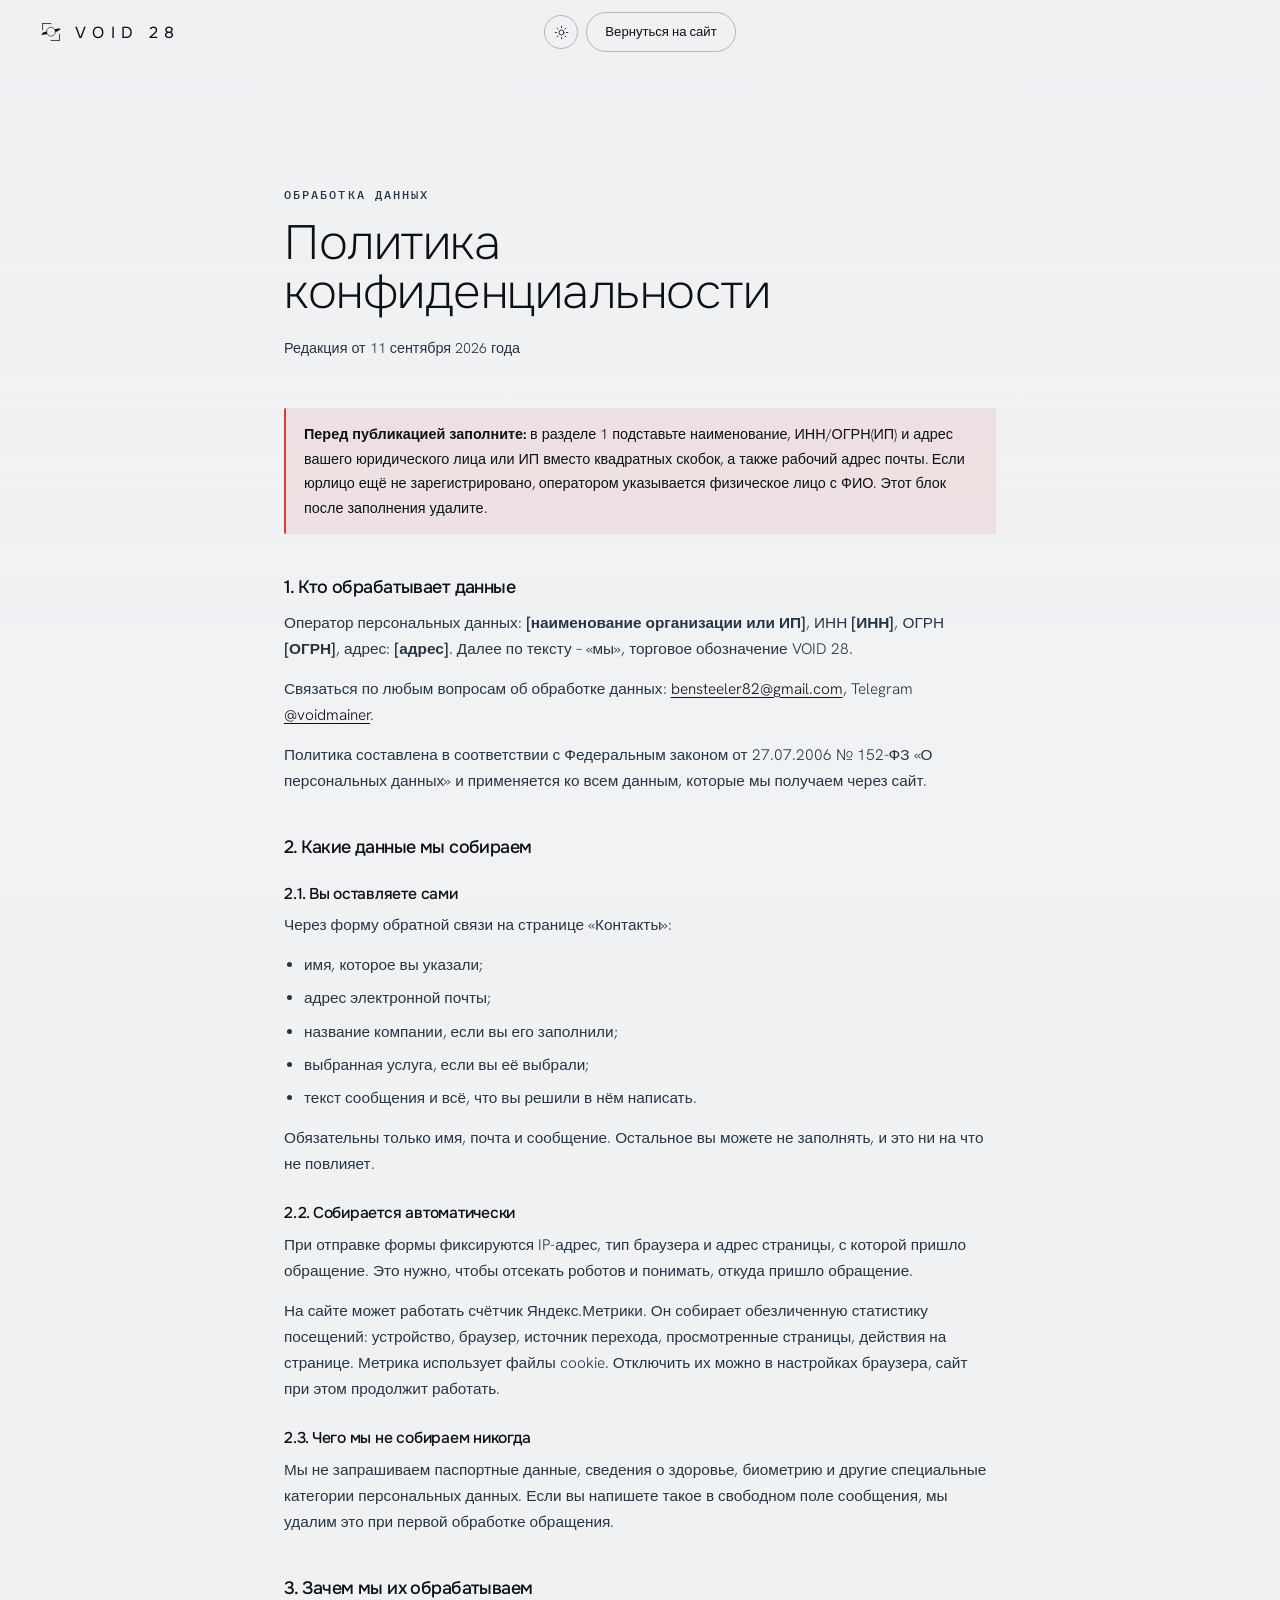
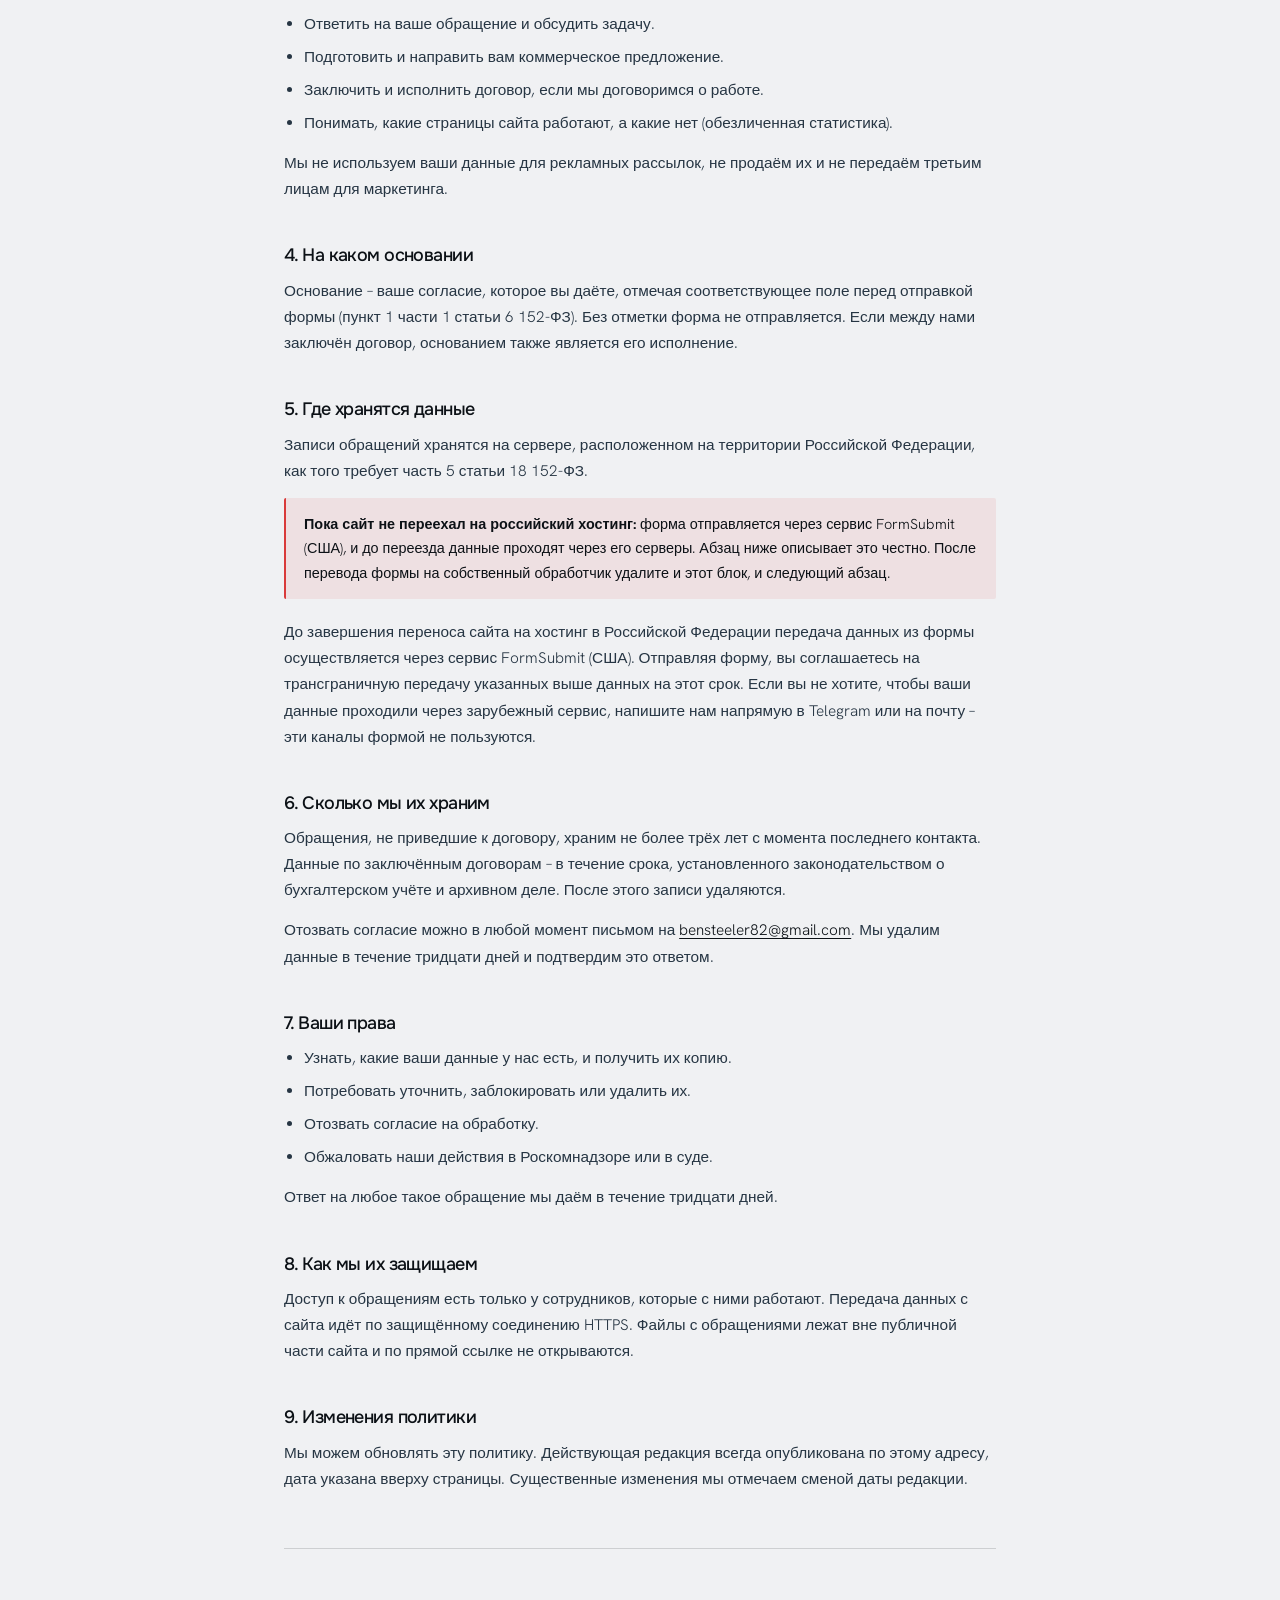
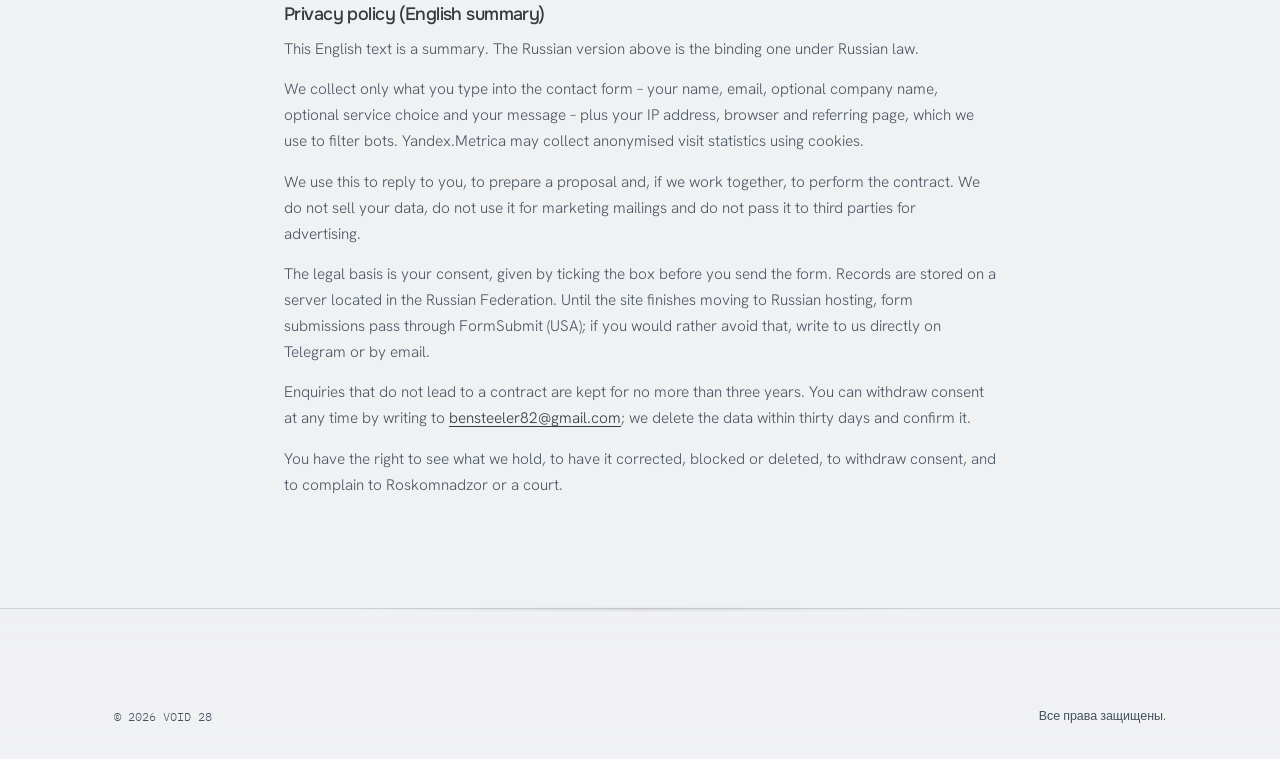
<file: privacy.html>
<!doctype html>
<html lang="ru" data-theme="dark" data-build="45">
<head>
<meta charset="utf-8">
<meta name="viewport" content="width=device-width, initial-scale=1">
<title>Политика конфиденциальности - VOID 28</title>
<meta name="description" content="Как VOID 28 обрабатывает персональные данные, оставленные через форму на сайте.">
<link rel="canonical" href="https://tragical728.github.io/void-ai/privacy.html">
<meta name="robots" content="index,follow">

<meta property="og:type" content="website">
<meta property="og:site_name" content="VOID 28">
<meta property="og:title" content="Политика конфиденциальности - VOID 28">
<meta property="og:url" content="https://tragical728.github.io/void-ai/privacy.html">
<meta property="og:image" content="https://tragical728.github.io/void-ai/assets/img/og-cover.png">

<link rel="icon" href="assets/img/favicon.svg?v=45" type="image/svg+xml">
<link rel="icon" href="assets/img/favicon-32.png?v=45" sizes="32x32" type="image/png">
<link rel="apple-touch-icon" href="assets/img/apple-touch-icon.png?v=45">
<link rel="manifest" href="site.webmanifest">
<meta name="theme-color" content="#070A0F">

<script>/* set the theme before first paint so it never flashes */
(function(){try{var t=localStorage.getItem('void-theme')||(matchMedia('(prefers-color-scheme: light)').matches?'light':'dark');document.documentElement.setAttribute('data-theme',t);}catch(e){}})();</script>

<link rel="preconnect" href="https://fonts.googleapis.com">
<link rel="preconnect" href="https://fonts.gstatic.com" crossorigin>
<link rel="stylesheet" href="https://fonts.googleapis.com/css2?family=Onest:wght@200;300;400;500&family=Hanken+Grotesk:wght@300;400;500&family=IBM+Plex+Mono:wght@400;500&display=swap">
<link rel="stylesheet" href="assets/css/tokens.css?v=45">
<link rel="stylesheet" href="assets/css/base.css?v=45">
<link rel="stylesheet" href="assets/css/components.css?v=45">

<style>
  .legal{max-width:760px;margin:0 auto;padding:120px 24px 96px}
  .legal .eyebrow{font-family:'IBM Plex Mono',monospace;font-size:.72rem;letter-spacing:.18em;
    text-transform:uppercase;color:var(--muted);margin:0 0 14px}
  .legal h1{font-size:clamp(2rem,5vw,3rem);font-weight:200;letter-spacing:-.01em;margin:0 0 18px;color:var(--text)}
  .legal .updated{color:var(--muted);font-size:.9rem;margin:0 0 48px}
  .legal h2{font-size:1.12rem;font-weight:500;margin:44px 0 12px;color:var(--text)}
  .legal h3{font-size:.98rem;font-weight:500;margin:26px 0 8px;color:var(--text)}
  .legal p,.legal li{color:var(--muted);line-height:1.7;font-size:.96rem}
  .legal p{margin:0 0 14px}
  .legal ul{margin:0 0 14px;padding-left:20px}
  .legal li{margin:0 0 7px}
  .legal a{color:var(--text);text-decoration:underline;text-underline-offset:3px}
  .legal hr{border:0;border-top:1px solid var(--line);margin:56px 0}
  .legal .fill{background:rgba(217,58,58,.09);border-left:2px solid #D93A3A;
    padding:14px 18px;margin:0 0 20px;border-radius:2px}
  .legal .fill p{margin:0;color:var(--text);font-size:.9rem}
  .legal .en{opacity:.82}
</style>
</head>
<body>

<div class="veil" aria-hidden="true"></div>

<div class="shell">

<header>
  <nav class="nav">
    <a class="mark" href="index.html"><svg class="mark-glyph" viewBox="0 0 1024 1024" width="26" height="26" aria-hidden="true" fill="currentColor"><g><rect x="168" y="168" width="356" height="30"/><rect x="168" y="168" width="30" height="272"/><rect x="500" y="826" width="356" height="30"/><rect x="826" y="584" width="30" height="272"/><path d="M339,481.8 Q232,508 140,594 L140,620 Q252,634 364.4,592.2 Z"/><path d="M685,518.2 Q792,492 884,406 L884,380 Q772,366 659.6,407.8 Z"/></g><circle cx="512" cy="500" r="174" fill="none" stroke="currentColor" stroke-width="24"/></svg>VOID&nbsp;28</a>
    <div class="nav-tools">
      <button class="icon-btn" id="theme" type="button" aria-label="Switch theme">
        <svg class="moon" viewBox="0 0 24 24" fill="none" stroke="currentColor" stroke-width="1.6" stroke-linecap="round" stroke-linejoin="round"><path d="M21 12.8A9 9 0 1 1 11.2 3a7 7 0 0 0 9.8 9.8z"/></svg>
        <svg class="sun" viewBox="0 0 24 24" fill="none" stroke="currentColor" stroke-width="1.6" stroke-linecap="round" stroke-linejoin="round"><circle cx="12" cy="12" r="4"/><path d="M12 2v2M12 20v2M4.9 4.9l1.4 1.4M17.7 17.7l1.4 1.4M2 12h2M20 12h2M4.9 19.1l1.4-1.4M17.7 6.3l1.4-1.4"/></svg>
      </button>
      <a class="ghost" href="index.html" style="padding:8px 18px;font-size:.82rem">Вернуться на сайт</a>
    </div>
  </nav>
</header>

<main class="legal">

  <p class="eyebrow">Обработка данных</p>
  <h1>Политика конфиденциальности</h1>
  <p class="updated">Редакция от 11 сентября 2026 года</p>

  <div class="fill">
    <p><strong>Перед публикацией заполните:</strong> в разделе 1 подставьте наименование, ИНН/ОГРН(ИП) и адрес вашего юридического лица или ИП вместо квадратных скобок, а также рабочий адрес почты. Если юрлицо ещё не зарегистрировано, оператором указывается физическое лицо с ФИО. Этот блок после заполнения удалите.</p>
  </div>

  <h2>1. Кто обрабатывает данные</h2>
  <p>Оператор персональных данных: <strong>[наименование организации или ИП]</strong>, ИНН <strong>[ИНН]</strong>, ОГРН <strong>[ОГРН]</strong>, адрес: <strong>[адрес]</strong>. Далее по тексту – «мы», торговое обозначение VOID 28.</p>
  <p>Связаться по любым вопросам об обработке данных: <a href="mailto:bensteeler82@gmail.com">bensteeler82@gmail.com</a>, Telegram <a href="https://t.me/voidmainer" target="_blank" rel="noopener">@voidmainer</a>.</p>
  <p>Политика составлена в соответствии с Федеральным законом от 27.07.2006 № 152-ФЗ «О персональных данных» и применяется ко всем данным, которые мы получаем через сайт.</p>

  <h2>2. Какие данные мы собираем</h2>
  <h3>2.1. Вы оставляете сами</h3>
  <p>Через форму обратной связи на странице «Контакты»:</p>
  <ul>
    <li>имя, которое вы указали;</li>
    <li>адрес электронной почты;</li>
    <li>название компании, если вы его заполнили;</li>
    <li>выбранная услуга, если вы её выбрали;</li>
    <li>текст сообщения и всё, что вы решили в нём написать.</li>
  </ul>
  <p>Обязательны только имя, почта и сообщение. Остальное вы можете не заполнять, и это ни на что не повлияет.</p>

  <h3>2.2. Собирается автоматически</h3>
  <p>При отправке формы фиксируются IP-адрес, тип браузера и адрес страницы, с которой пришло обращение. Это нужно, чтобы отсекать роботов и понимать, откуда пришло обращение.</p>
  <p>На сайте может работать счётчик Яндекс.Метрики. Он собирает обезличенную статистику посещений: устройство, браузер, источник перехода, просмотренные страницы, действия на странице. Метрика использует файлы cookie. Отключить их можно в настройках браузера, сайт при этом продолжит работать.</p>

  <h3>2.3. Чего мы не собираем никогда</h3>
  <p>Мы не запрашиваем паспортные данные, сведения о здоровье, биометрию и другие специальные категории персональных данных. Если вы напишете такое в свободном поле сообщения, мы удалим это при первой обработке обращения.</p>

  <h2>3. Зачем мы их обрабатываем</h2>
  <ul>
    <li>Ответить на ваше обращение и обсудить задачу.</li>
    <li>Подготовить и направить вам коммерческое предложение.</li>
    <li>Заключить и исполнить договор, если мы договоримся о работе.</li>
    <li>Понимать, какие страницы сайта работают, а какие нет (обезличенная статистика).</li>
  </ul>
  <p>Мы не используем ваши данные для рекламных рассылок, не продаём их и не передаём третьим лицам для маркетинга.</p>

  <h2>4. На каком основании</h2>
  <p>Основание – ваше согласие, которое вы даёте, отмечая соответствующее поле перед отправкой формы (пункт 1 части 1 статьи 6 152-ФЗ). Без отметки форма не отправляется. Если между нами заключён договор, основанием также является его исполнение.</p>

  <h2>5. Где хранятся данные</h2>
  <p>Записи обращений хранятся на сервере, расположенном на территории Российской Федерации, как того требует часть 5 статьи 18 152-ФЗ.</p>

  <div class="fill">
    <p><strong>Пока сайт не переехал на российский хостинг:</strong> форма отправляется через сервис FormSubmit (США), и до переезда данные проходят через его серверы. Абзац ниже описывает это честно. После перевода формы на собственный обработчик удалите и этот блок, и следующий абзац.</p>
  </div>

  <p>До завершения переноса сайта на хостинг в Российской Федерации передача данных из формы осуществляется через сервис FormSubmit (США). Отправляя форму, вы соглашаетесь на трансграничную передачу указанных выше данных на этот срок. Если вы не хотите, чтобы ваши данные проходили через зарубежный сервис, напишите нам напрямую в Telegram или на почту – эти каналы формой не пользуются.</p>

  <h2>6. Сколько мы их храним</h2>
  <p>Обращения, не приведшие к договору, храним не более трёх лет с момента последнего контакта. Данные по заключённым договорам – в течение срока, установленного законодательством о бухгалтерском учёте и архивном деле. После этого записи удаляются.</p>
  <p>Отозвать согласие можно в любой момент письмом на <a href="mailto:bensteeler82@gmail.com">bensteeler82@gmail.com</a>. Мы удалим данные в течение тридцати дней и подтвердим это ответом.</p>

  <h2>7. Ваши права</h2>
  <ul>
    <li>Узнать, какие ваши данные у нас есть, и получить их копию.</li>
    <li>Потребовать уточнить, заблокировать или удалить их.</li>
    <li>Отозвать согласие на обработку.</li>
    <li>Обжаловать наши действия в Роскомнадзоре или в суде.</li>
  </ul>
  <p>Ответ на любое такое обращение мы даём в течение тридцати дней.</p>

  <h2>8. Как мы их защищаем</h2>
  <p>Доступ к обращениям есть только у сотрудников, которые с ними работают. Передача данных с сайта идёт по защищённому соединению HTTPS. Файлы с обращениями лежат вне публичной части сайта и по прямой ссылке не открываются.</p>

  <h2>9. Изменения политики</h2>
  <p>Мы можем обновлять эту политику. Действующая редакция всегда опубликована по этому адресу, дата указана вверху страницы. Существенные изменения мы отмечаем сменой даты редакции.</p>

  <hr>

  <div class="en">
    <h2>Privacy policy (English summary)</h2>
    <p>This English text is a summary. The Russian version above is the binding one under Russian law.</p>
    <p>We collect only what you type into the contact form – your name, email, optional company name, optional service choice and your message – plus your IP address, browser and referring page, which we use to filter bots. Yandex.Metrica may collect anonymised visit statistics using cookies.</p>
    <p>We use this to reply to you, to prepare a proposal and, if we work together, to perform the contract. We do not sell your data, do not use it for marketing mailings and do not pass it to third parties for advertising.</p>
    <p>The legal basis is your consent, given by ticking the box before you send the form. Records are stored on a server located in the Russian Federation. Until the site finishes moving to Russian hosting, form submissions pass through FormSubmit (USA); if you would rather avoid that, write to us directly on Telegram or by email.</p>
    <p>Enquiries that do not lead to a contract are kept for no more than three years. You can withdraw consent at any time by writing to <a href="mailto:bensteeler82@gmail.com">bensteeler82@gmail.com</a>; we delete the data within thirty days and confirm it.</p>
    <p>You have the right to see what we hold, to have it corrected, blocked or deleted, to withdraw consent, and to complain to Roskomnadzor or a court.</p>
  </div>

</main>

<footer>
  <div class="wrap foot-base" style="margin-top:0;border-top:none">
    <span class="mono">© 2026 VOID 28</span>
    <span>Все права защищены.</span>
  </div>
</footer>

</div>

<script src="assets/js/config.js?v=45"></script>
<script src="assets/js/analytics.js?v=45"></script>
<script>
/* Своя, короткая версия переключателя темы. Страница не грузит фоновую
   анимацию, а setTheme живёт именно там, так что тянуть её сюда незачем. */
(function(){
  var root = document.documentElement;
  var b = document.getElementById('theme');
  if(!b) return;
  b.addEventListener('click', function(){
    var next = root.getAttribute('data-theme') === 'dark' ? 'light' : 'dark';
    root.setAttribute('data-theme', next);
    try{ localStorage.setItem('void-theme', next); }catch(e){}
  });
})();
</script>
</body>
</html>
</file>
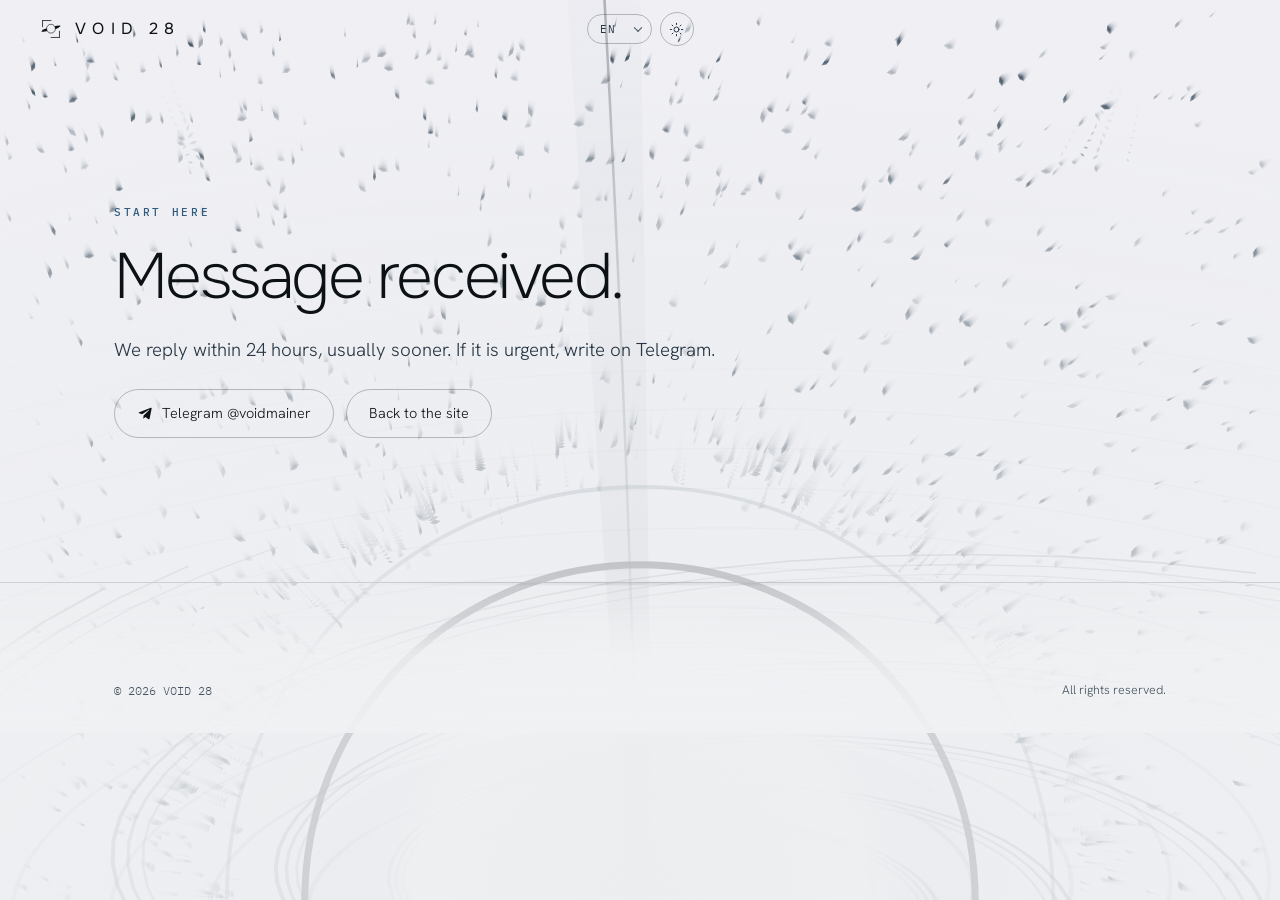
<file: thanks.html>
<!doctype html>
<html lang="en" data-theme="dark" data-build="46" data-page="thanks">
<head>
<meta charset="utf-8">
<meta name="viewport" content="width=device-width, initial-scale=1">
<title>Message received - VOID 28</title>
<meta name="robots" content="noindex,follow">
<link rel="icon" href="assets/img/favicon.svg?v=46" type="image/svg+xml">
<link rel="icon" href="assets/img/favicon-32.png?v=46" sizes="32x32" type="image/png">
<link rel="apple-touch-icon" href="assets/img/apple-touch-icon.png?v=46">
<meta name="theme-color" content="#070A0F">

<script>/* GitHub Pages serves this HTML with max-age=600, so a plain reload can hand back
   a ten-minute-old page pointing at asset versions that have since moved on. Ask
   the server for the current build once, and re-fetch under a fresh URL if this
   copy is behind. The session key makes a loop impossible: at most one reload. */
(function(){var B=document.documentElement.getAttribute('data-build');try{
if(!B||sessionStorage.getItem('void-build')===B)return;
fetch('build.txt',{cache:'no-store'}).then(function(r){return r.ok?r.text():null;}).then(function(t){
if(!t)return;t=t.trim();sessionStorage.setItem('void-build',B);
if(t!==B)location.replace(location.pathname+'?b='+t+location.hash);}).catch(function(){});
}catch(e){}})();</script>
<script>(function(){try{var t=localStorage.getItem('void-theme')||(matchMedia('(prefers-color-scheme: light)').matches?'light':'dark');document.documentElement.setAttribute('data-theme',t);}catch(e){}})();</script>

<link rel="preconnect" href="https://fonts.googleapis.com">
<link rel="preconnect" href="https://fonts.gstatic.com" crossorigin>
<link rel="stylesheet" href="https://fonts.googleapis.com/css2?family=Onest:wght@200;300;400;500&family=Hanken+Grotesk:wght@300;400;500&family=IBM+Plex+Mono:wght@400;500&display=swap">
<link rel="stylesheet" href="assets/css/tokens.css?v=46">
<link rel="stylesheet" href="assets/css/base.css?v=46">
<link rel="stylesheet" href="assets/css/components.css?v=46">
<link rel="stylesheet" href="assets/css/contact.css?v=46">
</head>
<body>

<canvas id="dust" aria-hidden="true"></canvas>
<canvas id="hole" aria-hidden="true"></canvas>
<div class="veil" aria-hidden="true"></div>

<div class="shell">
<header>
  <nav class="nav">
    <a class="mark" href="index.html"><svg class="mark-glyph" viewBox="0 0 1024 1024" width="26" height="26" aria-hidden="true" fill="currentColor"><g><rect x="168" y="168" width="356" height="30"/><rect x="168" y="168" width="30" height="272"/><rect x="500" y="826" width="356" height="30"/><rect x="826" y="584" width="30" height="272"/><path d="M339,481.8 Q232,508 140,594 L140,620 Q252,634 364.4,592.2 Z"/><path d="M685,518.2 Q792,492 884,406 L884,380 Q772,366 659.6,407.8 Z"/></g><circle cx="512" cy="500" r="174" fill="none" stroke="currentColor" stroke-width="24"/></svg>VOID&nbsp;28</a>
    <div class="nav-tools">
      <span class="lang">
        <select id="lang" aria-label="Language">
          <option value="en">EN</option><option value="ru">RU</option>
          <option value="es">ES</option><option value="de">DE</option><option value="zh">中文</option>
        </select>
      </span>
      <button class="icon-btn" id="theme" type="button" aria-label="Switch theme">
        <svg class="moon" viewBox="0 0 24 24" fill="none" stroke="currentColor" stroke-width="1.6" stroke-linecap="round" stroke-linejoin="round"><path d="M21 12.8A9 9 0 1 1 11.2 3a7 7 0 0 0 9.8 9.8z"/></svg>
        <svg class="sun" viewBox="0 0 24 24" fill="none" stroke="currentColor" stroke-width="1.6" stroke-linecap="round" stroke-linejoin="round"><circle cx="12" cy="12" r="4"/><path d="M12 2v2M12 20v2M4.9 4.9l1.4 1.4M17.7 17.7l1.4 1.4M2 12h2M20 12h2M4.9 19.1l1.4-1.4M17.7 6.3l1.4-1.4"/></svg>
      </button>
    </div>
  </nav>
</header>

<main class="wrap thanks">
  <p class="eyebrow" data-i="ctEyebrow">START HERE</p>
  <h1 data-i="ctThanksTitle">Message received.</h1>
  <p class="lead" data-i="ctThanksLead">We reply within 24 hours, usually sooner. If it is urgent, write on Telegram.</p>
  <div class="cta-row">
    <a class="ghost" href="https://t.me/voidmainer" target="_blank" rel="noopener">
      <svg viewBox="0 0 24 24" fill="currentColor" aria-hidden="true"><path d="M21.9 4.3 18.9 19c-.2 1-.8 1.3-1.7.8l-4.6-3.4-2.2 2.1c-.3.3-.5.5-1 .5l.4-4.9L18.4 6c.3-.3-.1-.5-.6-.2L7.7 12.2l-4.5-1.4c-1-.3-1-1 .2-1.4l17.4-6.7c.8-.3 1.5.2 1.1 1.6z"/></svg>
      <span data-i="xTg">Telegram @voidmainer</span>
    </a>
    <a class="ghost" href="index.html"><span data-i="ctBack">Back to the site</span></a>
  </div>
</main>

<footer>
  <div class="wrap foot-base" style="margin-top:0;border-top:none">
    <span class="mono">© 2026 VOID 28</span>
    <span data-i="footRights">All rights reserved.</span>
  </div>
</footer>
</div>

<script src="assets/js/config.js?v=46"></script>
<script src="assets/js/analytics.js?v=46"></script>
<script src="assets/js/i18n.js?v=46"></script>
<script src="assets/js/background.js?v=46"></script>
<script src="assets/js/site.js?v=46"></script>
</body>
</html>
</file>
<file: assets/css/tokens.css>
/* VOID 28 - colour, type and spacing tokens.
   Dark is the base; light is the quasar.

   Two things drive this palette:
   a flat ground with pure white reads as one undifferentiated wall, so surfaces
   are layered (bg -> surface -> panel) and text sits at three weights;
   and a single muted steel-blue accent carries every number and action, with one
   semantic red reserved for what a visitor is currently losing. The accent is
   deliberately low-chroma - a saturated one reads as neon on a dark ground. */
:root{
  --bg:#070A0F;
  --surface:#0E141C;
  --panel:#151D27;
  --line:rgba(206,222,240,.12);
  --line-strong:rgba(206,222,240,.22);
  --text:#E2E7ED;
  --muted:#9BA9B8;
  --faint:#7A8899;
  --accent:#7FA6C4;
  --accent-dim:rgba(127,166,196,.16);
  --warn:#D8706B;
  --warn-dim:rgba(216,112,107,.15);
  --scrim:7,10,15;
  --scrim2:14,20,28;
  --btn-ring:#222D3A;
  --btn-a:#222D3A;
  --btn-b:#0A0E14;
  --btn-text:#A3B2C1;
  --btn-text-on:#ffffff;
  --btn-beam:#7FA6C4;
  --btn-inset:rgba(255,255,255,.28);
  --btn-halo:rgba(127,166,196,.18);
  --veil-a:rgba(7,10,15,0);
  --veil-b:rgba(7,10,15,.42);
  --veil-c:rgba(7,10,15,.72);
  --gutter:clamp(18px,5vw,64px);
  --max:1180px;
  color-scheme:dark;
}
:root[data-theme="light"]{
  --bg:#F0F1F3;
  --surface:#E6E8EC;
  --panel:#F9FAFB;
  --line:rgba(12,17,22,.15);
  --line-strong:rgba(12,17,22,.26);
  --text:#0C1116;
  --muted:#263543;
  --faint:#43525F;
  --accent:#2F5B7E;
  --accent-dim:rgba(47,91,126,.13);
  --warn:#A33A32;
  --warn-dim:rgba(163,58,50,.12);
  --scrim:240,241,243;
  --scrim2:230,232,236;
  --btn-ring:#CBD2DA;
  --btn-a:#ffffff;
  --btn-b:#DEE3E9;
  --btn-text:#33424E;
  --btn-text-on:#0C1116;
  --btn-beam:#2F5B7E;
  --btn-inset:rgba(255,255,255,.95);
  --btn-halo:rgba(47,91,126,.2);
  --veil-a:rgba(240,241,243,0);
  --veil-b:rgba(240,241,243,.55);
  --veil-c:rgba(240,241,243,.82);
  color-scheme:light;
}
</file>
<file: assets/css/base.css>
/* VOID 28 - reset, canvas layers, typography, page scaffolding */
*{box-sizing:border-box}
html{scroll-behavior:smooth;overflow-x:hidden;overflow-x:clip}
body{
  margin:0;
  background:var(--bg);
  color:var(--text);
  font-family:"Hanken Grotesk",-apple-system,BlinkMacSystemFont,"Segoe UI",Helvetica,Arial,sans-serif;
  font-weight:300;font-size:16px;line-height:1.7;
  -webkit-font-smoothing:antialiased;
  overflow-x:hidden;overflow-x:clip;
  transition:background .5s ease,color .5s ease;
}
html[lang="zh"] body{font-family:"Noto Sans SC","Hanken Grotesk",-apple-system,"PingFang SC","Microsoft YaHei",sans-serif;
  font-weight:300;line-height:1.85;letter-spacing:.01em}
html[lang="zh"] h1,html[lang="zh"] h2,html[lang="zh"] h3{
  font-family:"Noto Sans SC","Onest",-apple-system,"PingFang SC",sans-serif;letter-spacing:0;font-weight:300}
html[lang="zh"] h1{line-height:1.22;font-weight:200}
html[lang="zh"] h2{line-height:1.32}
html[lang="ru"] .eyebrow,html[lang="de"] .eyebrow{letter-spacing:.18em}

/* ---------- canvas layers ---------- */
#dust{position:fixed;inset:0;width:100%;height:100%;z-index:0;display:block}
#hole{position:fixed;inset:0;width:100%;height:100%;z-index:1;pointer-events:none;display:block}
.veil{position:fixed;inset:0;z-index:2;pointer-events:none;
  background:linear-gradient(180deg,var(--veil-a) 0%,var(--veil-b) 34%,var(--veil-c) 72%)}
/* the field is decoration for the opening screen only; the moment real copy
   starts, it drops back so text is read against a settled ground */
#dust{opacity:var(--field,1);transition:opacity .45s ease}
.shell{position:relative;z-index:3}

/* ---------- type ---------- */
h1,h2,h3{font-family:"Onest",-apple-system,Helvetica,Arial,sans-serif;font-weight:300;margin:0;text-wrap:balance}
h1{font-size:clamp(2.4rem,5.7vw,5.1rem);line-height:1.03;letter-spacing:-.038em;font-weight:200}
h2{font-size:clamp(1.8rem,3.8vw,3rem);line-height:1.08;letter-spacing:-.032em}
h3{font-size:clamp(1.02rem,1.7vw,1.28rem);line-height:1.32;letter-spacing:-.015em;font-weight:400}
p{margin:0}
a{color:inherit}
.eyebrow{font-family:"IBM Plex Mono",ui-monospace,SFMono-Regular,Menlo,monospace;
  font-size:.68rem;font-weight:500;letter-spacing:.24em;text-transform:uppercase;color:var(--accent)}
.lead{font-size:clamp(1rem,1.5vw,1.17rem);line-height:1.64;color:var(--muted);max-width:62ch}
.mono{font-family:"IBM Plex Mono",ui-monospace,Menlo,monospace;font-variant-numeric:tabular-nums}
.dim{color:var(--muted)}

/* ---------- structure ---------- */
.wrap{max-width:var(--max);margin:0 auto;padding-inline:var(--gutter)}
section{position:relative;padding-block:clamp(52px,6.5vw,96px);
  border-top:1px solid var(--line);scroll-margin-top:72px}
/* every section below the hero carries its own background: moving particles
   behind body copy is what made the page hard to read */
main > section:not(.hero){background:rgba(var(--scrim),.76)}
main > section:nth-of-type(even){background:rgba(var(--scrim2),.78)}
/* let the ground fall away under the last section so the object can rise into it */
main > section#contact{background:linear-gradient(180deg,rgba(var(--scrim),.82) 0%,
  rgba(var(--scrim),.82) 55%,rgba(var(--scrim),.35) 100%)}
main > section.proof{background:rgba(var(--scrim),.9)}
/* the cases section fell on the lighter alternating tone, which read as a grey
   plate behind the cards; it takes the base ground like its neighbours */
main > section#cases{background:rgba(var(--scrim),.76)}
/* Light theme: the field is ink on paper, so anything showing through a section
   lands straight on top of the words. The grounds go nearly solid there, and the
   field itself is dimmed behind the copy rather than only veiled. */
:root[data-theme="light"] main > section:not(.hero){background:rgba(var(--scrim),.95)}
:root[data-theme="light"] main > section:nth-of-type(even){background:rgba(var(--scrim2),.95)}
:root[data-theme="light"] main > section#cases{background:rgba(var(--scrim),.95)}
:root[data-theme="light"] main > section.proof{background:rgba(var(--scrim),.97)}
:root[data-theme="light"] main > section#contact{
  background:linear-gradient(180deg,rgba(var(--scrim),.96) 0%,
    rgba(var(--scrim),.96) 55%,rgba(var(--scrim),.55) 100%)}
.sec-head{display:flex;flex-direction:column;gap:14px;margin-bottom:clamp(26px,3.4vw,44px);max-width:74ch}
</file>
<file: assets/css/components.css>
/* VOID 28 - nav, controls, buttons, rows, cards, tables, footer */
/* ---------- nav ---------- */
header{position:sticky;top:0;z-index:20;background:transparent;
  border-bottom:1px solid transparent;
  transition:background .35s ease,border-color .35s ease,backdrop-filter .35s ease}
/* stays see-through at the top; picks up a light frost only once content
   is running underneath it, so the links never sit on raw starfield */
header.is-scrolled{backdrop-filter:blur(14px);
  background:linear-gradient(180deg,rgba(var(--scrim),.74),rgba(var(--scrim),.3));
  border-bottom-color:var(--line)}
/* The header is chrome, not content: it runs the full width so the mark sits
   at one edge and the controls at the other, instead of both huddling in the
   middle of a wide screen. Capped so it does not stretch absurdly on 4K. */
.nav{display:flex;align-items:center;gap:16px;width:100%;margin:0;
  padding:12px clamp(18px,3vw,72px)}
/* Three tracks rather than auto margins: with margins the free space was
   split three ways and the menu drifted left of centre on a wide screen. */
@media(min-width:1001px){
  .nav{display:grid;grid-template-columns:1fr auto 1fr}
  .mark{justify-self:start}
  .nav-links{justify-self:center;margin:0}
  .nav-tools{justify-self:end;margin:0}
}
.mark{display:inline-flex;align-items:center;gap:11px;
  font-family:"Onest",Helvetica,sans-serif;font-weight:400;font-size:1rem;
  letter-spacing:.38em;text-decoration:none;white-space:nowrap}
.mark-glyph{width:26px;height:26px;flex:none;display:block;color:var(--text)}
.nav-links{display:flex;align-items:center;gap:4px;margin-inline:auto}
.nav-links a{position:relative;padding:9px 16px;border-radius:999px;
  font-size:.9rem;color:var(--muted);text-decoration:none;white-space:nowrap;
  transition:color .3s ease}
.nav-links a::before{content:"";position:absolute;inset:0;border-radius:999px;
  border:1px solid var(--line-strong);opacity:0;transform:scale(.82);
  transition:opacity .34s cubic-bezier(.2,.7,.2,1),
             transform .34s cubic-bezier(.2,.7,.2,1),
             border-color .34s ease}
.nav-links a:hover,.nav-links a:focus-visible{color:var(--text)}
.nav-links a:hover::before,.nav-links a:focus-visible::before{
  opacity:1;transform:scale(1);border-color:var(--accent)}
.nav-links a:focus-visible{outline:none}
.nav-links .only-mobile{display:none}
.nav-tools{display:flex;align-items:center;gap:8px;margin-inline-start:auto}

/* ---------- menu button ---------- */
.nav-toggle{display:none;flex-direction:column;justify-content:center;gap:5px;
  width:38px;height:38px;padding:0 10px;background:transparent;cursor:pointer;
  border:1px solid var(--line-strong);border-radius:999px;
  transition:border-color .25s ease}
.nav-toggle:hover{border-color:var(--accent)}
.nav-toggle span{display:block;height:1px;background:var(--muted);
  transition:transform .3s ease,opacity .25s ease,background .25s ease}
.nav-toggle:hover span{background:var(--text)}
.nav-toggle[aria-expanded="true"] span:nth-child(1){transform:translateY(6px) rotate(45deg)}
.nav-toggle[aria-expanded="true"] span:nth-child(2){opacity:0}
.nav-toggle[aria-expanded="true"] span:nth-child(3){transform:translateY(-6px) rotate(-45deg)}

@media(max-width:1000px){
  .nav-toggle{display:flex;order:3}
  .nav-tools{order:2}
  .nav-links{position:absolute;top:100%;left:0;right:0;
    flex-direction:column;align-items:stretch;gap:2px;margin:0;
    padding:8px var(--gutter) 18px;
    background:linear-gradient(180deg,rgba(var(--scrim),.97),rgba(var(--scrim),.93));
    backdrop-filter:blur(18px);border-bottom:1px solid var(--line);
    opacity:0;visibility:hidden;transform:translateY(-10px);
    transition:opacity .3s ease,transform .3s ease,visibility .3s}
  .nav-links.open{opacity:1;visibility:visible;transform:none}
  .nav-links a{padding:14px 16px;font-size:1rem}
  .nav-links .only-mobile{display:block;color:var(--text)}
}

.icon-btn{display:inline-flex;align-items:center;justify-content:center;width:34px;height:34px;
  border:1px solid var(--line-strong);border-radius:999px;background:transparent;color:var(--muted);
  cursor:pointer;transition:color .2s,border-color .2s,background .2s;padding:0}
.icon-btn:hover{color:var(--text);border-color:var(--line-strong)}
/* a mouse click left the focus ring sitting on the button; keyboard focus
   still gets one */
.icon-btn:focus:not(:focus-visible),
.lang select:focus:not(:focus-visible){outline:none}
.icon-btn svg{width:15px;height:15px}
.sun{display:none}
:root[data-theme="light"] .sun{display:block}
:root[data-theme="light"] .moon{display:none}

.lang{position:relative;display:inline-flex;align-items:center}
.lang select{appearance:none;-webkit-appearance:none;background:transparent;color:var(--muted);
  border:1px solid var(--line-strong);border-radius:999px;padding:7px 26px 7px 12px;
  font-family:"IBM Plex Mono",Menlo,monospace;font-size:.7rem;letter-spacing:.1em;text-transform:uppercase;
  cursor:pointer;transition:color .2s,border-color .2s}
.lang select:hover{color:var(--text);border-color:var(--line-strong)}
.lang::after{content:"";position:absolute;right:11px;top:50%;width:5px;height:5px;pointer-events:none;
  border-right:1px solid currentColor;border-bottom:1px solid currentColor;color:var(--faint);
  transform:translateY(-70%) rotate(45deg)}
.lang select option{background:var(--panel);color:var(--text)}

/* ---------- spinning border button ---------- */
.sbtn{position:relative;display:inline-flex;align-items:center;justify-content:center;
  padding:1px;border-radius:999px;overflow:hidden;text-decoration:none;border:0;background:none;
  cursor:pointer;transition:transform .3s,box-shadow .3s}
.sbtn:hover{transform:translateY(-2px);box-shadow:0 0 25px var(--btn-halo)}
.sbtn-beam{position:absolute;inset:-100%;opacity:0;transition:opacity .3s;
  background:conic-gradient(from 90deg at 50% 50%,transparent 0%,transparent 75%,var(--btn-beam) 100%);
  animation:spin 3s linear infinite}
.sbtn:hover .sbtn-beam,.sbtn:focus-visible .sbtn-beam{opacity:1}
.sbtn-ring{position:absolute;inset:0;border-radius:999px;background:var(--btn-ring);transition:opacity .3s}
.sbtn:hover .sbtn-ring{opacity:0}
.sbtn-face{position:relative;display:inline-flex;align-items:center;justify-content:center;gap:8px;
  width:100%;height:100%;border-radius:999px;padding:10px 22px;
  background:linear-gradient(180deg,var(--btn-a),var(--btn-b));
  box-shadow:inset 0 1px 0 var(--btn-inset);
  font-family:"Hanken Grotesk",sans-serif;font-size:.72rem;font-weight:500;letter-spacing:.16em;
  text-transform:uppercase;color:var(--btn-text);transition:color .3s;white-space:nowrap}
.sbtn:hover .sbtn-face{color:var(--btn-text-on)}
.sbtn-face svg{width:14px;height:14px;transition:transform .3s;flex:none}
.sbtn:hover .sbtn-face svg{transform:translateX(2px)}
.sbtn-sm .sbtn-face{padding:8px 18px;font-size:.68rem;letter-spacing:.14em}
.sbtn-lg .sbtn-face{padding:15px 32px;font-size:.8rem;letter-spacing:.14em}
@keyframes spin{to{transform:rotate(360deg)}}
@media(max-width:560px){.nav .sbtn{display:none}}

.ghost{display:inline-flex;align-items:center;gap:9px;padding:11px 22px;border-radius:999px;
  border:1px solid var(--line-strong);color:var(--text);text-decoration:none;font-size:.9rem;
  transition:border-color .25s,background .25s,transform .25s}
.ghost:hover{border-color:var(--accent);background:var(--accent-dim);transform:translateY(-2px)}

.ghost svg{width:16px;height:16px;flex:none}
a:focus-visible,button:focus-visible,select:focus-visible,summary:focus-visible{
  outline:1px solid var(--accent);outline-offset:3px}

/* ---------- contact ---------- */
.cta{display:flex;flex-direction:column;gap:26px;align-items:flex-start}
.cta-row{display:flex;flex-wrap:wrap;gap:12px;align-items:center}

/* ---------- footer ---------- */
/* the footer is deliberately see-through at the top: the object rises from
   behind it, and the crown of the lensed arc reads as a horizon line.
   The ground thickens further down so the text still sits on something. */
footer{position:relative;border-top:1px solid var(--line);margin-top:0;
  background:linear-gradient(180deg,rgba(var(--scrim),0) 0%,rgba(var(--scrim),.18) 26%,
    rgba(var(--scrim),.72) 48%,rgba(var(--scrim),.94) 100%);
  padding:clamp(64px,9vh,120px) 0 clamp(22px,2.6vw,32px)}
footer::before{content:"";position:absolute;top:0;left:50%;transform:translateX(-50%);
  width:46%;height:1px;background:linear-gradient(90deg,transparent,var(--line-strong),transparent);
  filter:blur(1px)}
.foot-grid{display:grid;grid-template-columns:1.1fr 2fr;gap:26px}
.foot-brand{display:flex;flex-direction:column;gap:14px;max-width:34ch}
.foot-brand .def{color:var(--faint);font-size:.84rem;line-height:1.6}
.foot-cols{display:grid;grid-template-columns:repeat(3,1fr);gap:26px}
.foot-col h4{font-family:"IBM Plex Mono",Menlo,monospace;font-size:.68rem;font-weight:400;
  letter-spacing:.2em;text-transform:uppercase;color:var(--text);margin:0 0 14px}
.foot-col ul{list-style:none;margin:0;padding:0;display:flex;flex-direction:column;gap:7px}
.foot-col a{color:var(--muted);text-decoration:none;font-size:.88rem;display:inline-flex;align-items:center;gap:7px;
  transition:color .3s}
.foot-col a:hover{color:var(--text)}
.foot-col svg{width:14px;height:14px;flex:none}
.foot-base{display:flex;flex-wrap:wrap;gap:10px 26px;justify-content:space-between;align-items:center;
  margin-top:clamp(22px,2.6vw,32px);padding-top:16px;border-top:1px solid var(--line);
  color:var(--faint);font-size:.78rem}
.reveal{opacity:0;transform:translateY(-8px);filter:blur(4px);
  transition:opacity .8s ease,transform .8s ease,filter .8s ease}
.reveal.in{opacity:1;transform:none;filter:none}
@media(max-width:900px){.foot-grid{grid-template-columns:1fr;gap:30px}}
@media(max-width:640px){.foot-cols{grid-template-columns:repeat(2,1fr);gap:24px}}

@media(prefers-reduced-motion:reduce){
  html{scroll-behavior:auto}
  *,*::before,*::after{animation-duration:.001ms!important;animation-iteration-count:1!important;
    transition-duration:.001ms!important}
  .reveal{opacity:1;transform:none;filter:none}
}

/* ---------- header action: quiet by design ----------
   The spinning-border treatment is reserved for the two real calls to action
   in the page body; up here it competed with the navigation. */
.nav-cta{display:inline-flex;align-items:center;gap:8px;white-space:nowrap;
  padding:9px 18px;border:1px solid var(--line-strong);border-radius:999px;
  font-size:.82rem;color:var(--text);text-decoration:none;
  transition:border-color .25s ease,background .25s ease}
.nav-cta:hover{border-color:var(--accent);background:var(--accent-dim)}
.nav-cta svg{width:14px;height:14px;flex:none;transition:transform .25s ease}
.nav-cta:hover svg{transform:translateX(2px)}
@media(max-width:560px){.nav-cta{display:none}}

/* ссылка на политику конфиденциальности в подвале: подвал общий для всех страниц,
   поэтому правило живёт здесь, а не в стилях страницы контактов */
.foot-base a{color:inherit;text-decoration:none;
  border-bottom:1px solid transparent;transition:color .2s,border-color .2s}
.foot-base a:hover{color:var(--text);border-bottom-color:currentColor}
</file>
<file: assets/css/landing.css>
/* VOID 28 - hero and landing-only sections */
/* ---------- hero ---------- */
/* The hero fills the screen minus twice the header and centres its copy, so the
   middle of the text lands on the middle of the viewport, which is exactly where
   the object sits. With the old fixed 820px hero the two drifted apart on tall
   screens: on a 1440px-high display the headline sat 228px above the ring. */
.hero{position:relative;border-top:none;
  padding-block:clamp(36px,5vh,80px);
  min-height:calc(100svh - 134px);
  display:flex;align-items:center;justify-content:center}
.hero-copy{position:relative;z-index:2;display:flex;flex-direction:column;align-items:center;
  text-align:center;gap:clamp(18px,2.4vw,28px);max-width:1180px;margin:0 auto}
.hero-copy::before{content:"";position:absolute;inset:-14% -16%;z-index:-1;pointer-events:none;
  background:radial-gradient(68% 58% at 50% 46%,rgba(var(--scrim),.76) 0%,rgba(var(--scrim),.46) 56%,rgba(var(--scrim),0) 82%)}
:root[data-theme="light"] .hero-copy::before{
  background:radial-gradient(64% 56% at 50% 46%,rgba(var(--scrim),.58) 0%,rgba(var(--scrim),.3) 54%,rgba(var(--scrim),0) 80%)}
.hero-copy .lead{max-width:76ch}
.hero-copy h1{animation:rise .9s cubic-bezier(.2,.7,.2,1) both;text-wrap:wrap}
.hero-copy .lead{animation:rise .9s .1s cubic-bezier(.2,.7,.2,1) both}
.hero-copy .horizon-note{animation:rise .9s .2s cubic-bezier(.2,.7,.2,1) both}
@keyframes rise{from{opacity:.001;transform:translateY(14px)}to{opacity:1;transform:none}}
.horizon-note{display:flex;align-items:center;gap:14px;color:var(--faint);font-size:.78rem}
.horizon-note .rule{height:1px;width:clamp(26px,6vw,64px);background:linear-gradient(90deg,transparent,var(--line-strong))}
.horizon-note .rule-r{background:linear-gradient(90deg,var(--line-strong),transparent)}
@media(max-width:900px){.hero{min-height:calc(100svh - 118px)}}
@media(max-height:620px){.hero{min-height:auto;padding-block:clamp(48px,9vh,90px)}}
@media(max-width:560px){
  .eyebrow{font-size:.6rem;letter-spacing:.16em}
  .horizon-note{flex-wrap:wrap;justify-content:center;gap:8px 12px}
  .case-kicker{flex-wrap:wrap;gap:4px 12px}
}

/* ---------- rows ---------- */
.rows{display:flex;flex-direction:column}
.row{display:grid;grid-template-columns:minmax(170px,.9fr) minmax(0,2fr) minmax(140px,.7fr);
  gap:clamp(14px,3vw,44px);padding-block:28px;border-top:1px solid var(--line);
  position:relative;transition:background .3s}
.row:last-child{border-bottom:1px solid var(--line)}
.row::before{content:"";position:absolute;left:0;top:-1px;height:1px;width:0;
  background:linear-gradient(90deg,var(--accent),transparent);transition:width .5s cubic-bezier(.2,.7,.2,1)}
.row:hover::before{width:100%}
.row:hover{background:linear-gradient(90deg,rgba(206,222,240,.05),transparent 70%)}
:root[data-theme="light"] .row:hover{background:linear-gradient(90deg,rgba(12,17,22,.045),transparent 70%)}
.row-tag{font-size:.85rem;color:var(--muted)}
.row p{color:var(--muted);font-size:.97rem}
@media(max-width:860px){.row{grid-template-columns:1fr;gap:9px;padding-block:22px}}

/* ---------- stats ---------- */
.stats{display:grid;grid-template-columns:repeat(3,1fr);gap:1px;background:var(--line);border:1px solid var(--line)}
.stat{background:var(--panel);padding:clamp(22px,3vw,32px);display:flex;flex-direction:column;gap:9px}
.stat b{font-family:"Onest",Helvetica,sans-serif;font-weight:200;font-size:clamp(2.4rem,5vw,3.7rem);
  line-height:1;letter-spacing:-.04em;color:var(--text);font-variant-numeric:tabular-nums}
.stat span{color:var(--muted);font-size:.92rem;line-height:1.5}
.stat .src{font-size:.68rem;color:var(--faint);letter-spacing:.12em;text-transform:uppercase;
  font-family:"IBM Plex Mono",Menlo,monospace}
@media(max-width:800px){.stats{grid-template-columns:1fr}}
.after{margin-top:24px;border-left:1px solid var(--accent);padding:4px 0 4px 20px;max-width:70ch}
.after p{color:var(--text);font-size:1.01rem}

/* ---------- cases ---------- */

.case{display:flex;flex-direction:column;gap:14px}
.case-kicker{display:flex;justify-content:space-between;align-items:baseline;gap:12px;color:var(--faint);
  font-size:.7rem;letter-spacing:.2em;text-transform:uppercase;font-family:"IBM Plex Mono",Menlo,monospace}
.case p{color:var(--muted);font-size:.96rem}
.metrics{display:flex;flex-wrap:wrap;gap:10px 26px;margin-top:auto;padding-top:8px}
.metric{display:flex;flex-direction:column;gap:2px}
.metric b{font-family:"Onest",Helvetica,sans-serif;font-weight:300;font-size:1.45rem;letter-spacing:-.02em;
  font-variant-numeric:tabular-nums;color:var(--text)}
.metric b .was{color:var(--faint);font-size:.9rem;text-decoration:line-through;margin-right:8px;
  text-decoration-color:var(--faint)}
.metric b .was::after{content:"\2192";display:inline-block;margin-left:9px;color:var(--faint);text-decoration:none}
.metric span{font-size:.74rem;color:var(--faint);letter-spacing:.09em;text-transform:uppercase;
  font-family:"IBM Plex Mono",Menlo,monospace}
@media(max-width:820px){.cases{grid-template-columns:1fr}}

/* ---------- process ---------- */
/* The four stages are glass sheets seen slightly from the side, like panes
   standing in a rack. They all carry the same gentle seven-degree turn: a fan
   of different angles looked accidental rather than designed, and the sheet at
   the wide end had its text visibly squeezed against the left edge. */
.fan{list-style:none;margin:0;padding:0;
  display:grid;grid-template-columns:repeat(4,minmax(0,1fr));
  gap:clamp(8px,1.1vw,18px);
  perspective:1700px;perspective-origin:46% 42%}

.leaf{position:relative;transform-style:preserve-3d;
  --ry:-7deg;                                   /* the same gentle turn on all four */
  --tz:0px;
  --lift:0px;
  transform:rotateY(var(--ry)) translateZ(var(--tz)) translateY(var(--lift));
  transition:transform .6s cubic-bezier(.19,.72,.22,1), opacity .6s ease;
  will-change:transform}
.leaf:nth-child(1){z-index:4}
.leaf:nth-child(2){z-index:3}
.leaf:nth-child(3){z-index:2}
.leaf:nth-child(4){z-index:1}

/* the sheet itself: a pane of frosted glass, brighter along the leading edge
   and falling away towards the back one */
.leaf-face{position:relative;height:100%;
  display:flex;flex-direction:column;gap:9px;
  padding:clamp(20px,2.1vw,30px) clamp(18px,1.9vw,26px);
  border-radius:6px 20px 20px 6px;
  border:1px solid rgba(206,222,240,.13);
  border-left-color:rgba(206,222,240,.22);
  background:
    linear-gradient(107deg,rgba(206,222,240,.13) 0%,rgba(206,222,240,.055) 42%,
                    rgba(206,222,240,.035) 68%,rgba(206,222,240,.10) 100%);
  box-shadow:0 26px 50px -34px rgba(0,0,0,.95),
             inset 0 1px 0 rgba(226,238,252,.09);
  /* no backdrop-filter on purpose: four full-width blurred panes sampling a
     canvas that repaints every frame is exactly the kind of thing that made
     this site stutter before. The gradient carries the glass on its own. */
  transition:border-color .45s ease, background .45s ease, box-shadow .45s ease}
/* the curl of light down the trailing edge, as on a bent sheet */
.leaf-face::after{content:"";position:absolute;right:0;top:0;bottom:0;width:38%;
  border-radius:inherit;pointer-events:none;
  background:linear-gradient(90deg,transparent,rgba(222,236,250,.055) 62%,rgba(222,236,250,.10));
  opacity:.85;transition:opacity .45s ease}

/* the lit spine each sheet stands on */
.leaf-spine{position:absolute;left:-1px;top:8%;bottom:8%;width:2px;border-radius:2px;
  background:linear-gradient(180deg,transparent,var(--accent) 30%,var(--accent) 70%,transparent);
  opacity:.6;transition:opacity .45s ease}

.leaf .n{font-family:"IBM Plex Mono",Menlo,monospace;font-size:.72rem;
  color:var(--accent);letter-spacing:.2em}
.leaf h3{font-size:clamp(1.05rem,1.5vw,1.32rem)}
.leaf .when{font-size:.78rem;color:var(--faint);font-family:"IBM Plex Mono",Menlo,monospace}
.leaf p{color:var(--muted);font-size:.92rem;margin-top:2px}

/* Pointing at a sheet pulls it square to the reader and lifts it out of the
   rack, and the rest of the rack steps back. The opacity rules are scoped under
   .on because the reveal rule below sets opacity at a higher specificity. */
.leaf:hover,.leaf:focus-within{--ry:-1deg;--tz:64px;--lift:-10px}
.fan:hover .leaf{opacity:.66}
.fan .leaf:hover,.fan .leaf:focus-within{opacity:1}
.fan.armed.on:hover .leaf{opacity:.66}
.fan.armed.on .leaf:hover,.fan.armed.on .leaf:focus-within{opacity:1}
.leaf:hover .leaf-face,.leaf:focus-within .leaf-face{
  border-color:rgba(206,222,240,.26);
  background:
    linear-gradient(107deg,rgba(206,222,240,.15) 0%,rgba(206,222,240,.06) 42%,
                    rgba(206,222,240,.03) 68%,rgba(206,222,240,.11) 100%);
  box-shadow:0 34px 60px -30px rgba(0,0,0,.95),
             inset 0 1px 0 rgba(226,238,252,.16)}
.leaf:hover .leaf-spine,.leaf:focus-within .leaf-spine{opacity:.95}

/* The closed state is opt-in: script adds .armed, and only then do the sheets
   start collapsed and swing open on .on. Written the other way round, a single
   observer that never fires (a hidden tab at load, a browser without
   IntersectionObserver, a script error) would leave a whole section of the page
   invisible - which is exactly what it did in testing. */
.fan.armed .leaf{opacity:0;transform:rotateY(-34deg) translateZ(-40px) translateX(-26px)}
.fan.armed.on .leaf{opacity:1;
  transform:rotateY(var(--ry)) translateZ(var(--tz)) translateY(var(--lift));
  transition-delay:calc(var(--i) * 110ms)}
.fan.armed.on:hover .leaf{transition-delay:0ms}

@media(max-width:900px){
  .fan{grid-template-columns:repeat(2,minmax(0,1fr));gap:clamp(12px,2vw,20px);
    perspective:none}
  .leaf{--ry:0deg;--tz:0px}
  .fan.armed .leaf{transform:translateY(16px)}
  .fan.armed.on .leaf{transform:none}
  .leaf-face{border-radius:6px 14px 14px 6px}
}
@media(max-width:520px){.fan{grid-template-columns:1fr}}
@media(prefers-reduced-motion:reduce){
  .fan.armed .leaf{opacity:1;transform:rotateY(var(--ry)) translateZ(var(--tz))}
  .leaf,.leaf-face{transition:none}
}

/* ---------- maths ---------- */
.maths{display:grid;grid-template-columns:minmax(0,1fr) minmax(0,1fr);gap:1px;background:var(--line);
  border:1px solid var(--line)}
.controls,.readout{background:var(--panel);padding:clamp(24px,3.2vw,38px)}
.controls{display:flex;flex-direction:column;gap:24px}
.field{display:flex;flex-direction:column;gap:9px}
.field-top{display:flex;justify-content:space-between;align-items:baseline;gap:14px}
.field-top label{font-size:.9rem;color:var(--muted)}
.field-top output{font-family:"IBM Plex Mono",Menlo,monospace;font-size:.95rem;
  font-variant-numeric:tabular-nums;color:var(--text)}
input[type=range]{-webkit-appearance:none;appearance:none;width:100%;height:1px;background:var(--line-strong);cursor:pointer}
input[type=range]::-webkit-slider-thumb{-webkit-appearance:none;width:13px;height:13px;border-radius:50%;
  background:var(--text);box-shadow:0 0 0 4px rgba(206,222,240,.18);cursor:grab}
input[type=range]::-moz-range-thumb{width:13px;height:13px;border:none;border-radius:50%;
  background:var(--text);box-shadow:0 0 0 4px rgba(206,222,240,.18);cursor:grab}
.readout{display:flex;flex-direction:column;gap:20px;justify-content:center}
.big{font-family:"Onest",Helvetica,sans-serif;font-weight:200;font-size:clamp(2.8rem,6.5vw,4.7rem);
  line-height:.98;letter-spacing:-.045em;font-variant-numeric:tabular-nums}
.readout .sub{color:var(--muted);font-size:.94rem}
.readout-split{display:flex;flex-wrap:wrap;gap:24px 38px;padding-top:18px;border-top:1px solid var(--line)}
@media(max-width:820px){.maths{grid-template-columns:1fr}}

/* ---------- faq ---------- */
.faq{border-top:1px solid var(--line)}
details{border-bottom:1px solid var(--line)}
summary{list-style:none;cursor:pointer;padding:22px 0;display:flex;justify-content:space-between;gap:20px;
  align-items:center;font-family:"Onest",Helvetica,sans-serif;font-weight:400;
  font-size:clamp(1rem,1.6vw,1.14rem);letter-spacing:-.015em;transition:color .2s}
summary::-webkit-details-marker{display:none}
summary:hover{color:var(--accent)}
summary .plus{color:var(--faint);font-family:"IBM Plex Mono",Menlo,monospace;font-size:1.1rem;transition:transform .3s}
details[open] summary .plus{transform:rotate(45deg)}
details p{color:var(--muted);padding-bottom:24px;max-width:70ch;font-size:.97rem}

/* ============ visual coding ============
   One warm accent carries every number and action. One red is reserved for
   what the visitor is losing today. Nothing else is coloured, so the two
   actually mean something. */

/* numbered services: a fixed anchor to scan by, instead of five equal blocks */
.rows{counter-reset:svc}
.row h3{counter-increment:svc;position:relative}
.row h3::before{content:counter(svc,decimal-leading-zero);
  display:block;margin-bottom:8px;
  font-family:"IBM Plex Mono",Menlo,monospace;font-size:.7rem;font-weight:500;
  letter-spacing:.18em;color:var(--accent);opacity:.85}

/* the cost of doing nothing reads red; the fix below it reads accent */
.stat b{color:var(--accent)}
.after{border-left:2px solid var(--accent);padding:4px 0 4px 22px}
.after p{color:var(--text)}

/* case metrics: the old number recedes, the new one carries the accent */
.metric b{color:var(--accent)}
.metric b .was{color:var(--faint);opacity:.75}

/* the process is a 28-day bar, not four paragraphs */
:root[data-theme="light"] .leaf-face{
  border-color:rgba(12,17,22,.16);border-left-color:rgba(12,17,22,.3);
  background:linear-gradient(107deg,rgba(255,255,255,.92) 0%,rgba(255,255,255,.72) 46%,
                             rgba(255,255,255,.6) 72%,rgba(255,255,255,.86) 100%);
  box-shadow:0 22px 40px -32px rgba(12,17,22,.55),inset 0 1px 0 rgba(255,255,255,.9)}
:root[data-theme="light"] .leaf-face::after{
  background:linear-gradient(90deg,transparent,rgba(12,17,22,.03) 62%,rgba(12,17,22,.055))}
:root[data-theme="light"] .leaf:hover .leaf-face,
:root[data-theme="light"] .leaf:focus-within .leaf-face{
  border-color:rgba(12,17,22,.3);
  background:linear-gradient(107deg,#fff 0%,rgba(255,255,255,.9) 60%,#fff 100%);
  box-shadow:0 30px 52px -28px rgba(12,17,22,.6),inset 0 1px 0 #fff}
:root[data-theme="light"] .leaf .n{font-weight:500}
:root[data-theme="light"] .leaf .when{color:var(--muted)}

/* the calculator result is the one number on the page that should shout */
.big{color:var(--accent)}
.readout .metric b{color:var(--text)}

/* proof strip sits on its own ground so it reads as a band, not a paragraph */

.proof-item b{color:var(--accent)}

/* ---------- case studies: the method behind each number ----------
   The figures were being read as claims because nothing said what changed or
   how it was counted. Each card now carries the work done, a before/after bar
   drawn to the real ratio, and the basis of the measurement. */
.case-did{border-left:2px solid var(--line-strong);padding-left:16px}
.case-did h4{margin:0 0 6px;font-family:"IBM Plex Mono",Menlo,monospace;
  font-size:.64rem;font-weight:500;letter-spacing:.18em;text-transform:uppercase;
  color:var(--faint)}
.case-did p{color:var(--muted);font-size:.92rem;line-height:1.6}

.delta{display:flex;flex-direction:column;gap:6px;margin-top:2px}
.delta-cap{margin:0;font-family:"IBM Plex Mono",Menlo,monospace;font-size:.63rem;
  letter-spacing:.16em;text-transform:uppercase;color:var(--faint)}
.delta-line{display:flex;align-items:baseline;gap:10px;margin:0}
.dv-was{font-family:"Onest",Helvetica,sans-serif;font-size:1rem;color:var(--faint);
  font-variant-numeric:tabular-nums}
.dv-arrow{color:var(--faint);font-size:.9rem}
.dv-now{font-family:"Onest",Helvetica,sans-serif;font-weight:300;font-size:1.6rem;
  letter-spacing:-.02em;color:var(--accent);font-variant-numeric:tabular-nums;line-height:1.1}
/* one track, two fills: grey is where it started, accent is where it landed.
   Both grow from zero when the card first scrolls into view. */
.delta .bar{position:relative;display:block;height:5px;border-radius:3px;
  background:var(--line);overflow:hidden}
.delta .bar s{position:absolute;left:0;top:0;height:100%;width:0;border-radius:3px;
  text-decoration:none;transition:width .85s cubic-bezier(.2,.75,.2,1)}
.delta .b-was{background:var(--faint);opacity:.5}
.delta .b-now{background:var(--accent)}
.case.in .delta .bar s{width:var(--w)}
.case.in .delta .b-now{transition-delay:.18s}
@media(prefers-reduced-motion:reduce){
  .delta .bar s{transition:none;width:var(--w)}
}

.case-basis{margin-top:auto;padding-top:14px;border-top:1px solid var(--line);
  color:var(--faint);font-size:.78rem;line-height:1.55}
.case-basis span[data-i="caseBase"]{color:var(--muted)}

/* the headline metric now lives in the bar, so the remaining figures sit quieter */
.case .metrics{gap:8px 24px}
.case .metric b{font-size:1.15rem}
@media(max-width:520px){
  .delta-row{grid-template-columns:56px minmax(0,1fr) auto;gap:9px}
  .delta-v{min-width:62px;font-size:.95rem}
}

/* ---------- what an agent is: a four-step flow, not a paragraph ---------- */
.ex-flow{list-style:none;margin:0;padding:0;display:grid;
  grid-template-columns:repeat(4,1fr);gap:clamp(16px,2.4vw,28px);counter-reset:ex}
.ex-step{position:relative;display:flex;flex-direction:column;gap:9px;
  padding:22px 20px;border:1px solid var(--line);border-radius:3px;
  background:rgba(var(--scrim2),.5)}
/* the arrow that turns four boxes into one sequence */
.ex-step:not(:last-child)::after{content:"";position:absolute;top:50%;right:-14px;
  width:10px;height:10px;border-top:1px solid var(--line-strong);
  border-right:1px solid var(--line-strong);transform:translateY(-50%) rotate(45deg)}
.ex-ic{display:inline-flex;width:34px;height:34px;align-items:center;justify-content:center;
  border-radius:50%;background:var(--accent-dim);color:var(--accent)}
.ex-ic svg{width:18px;height:18px}
.ex-n{font-family:"IBM Plex Mono",Menlo,monospace;font-size:.64rem;letter-spacing:.18em;
  color:var(--accent);opacity:.8}
.ex-step h3{font-size:1rem;font-weight:400;letter-spacing:-.01em}
.ex-step p{color:var(--muted);font-size:.9rem;line-height:1.55}
.ex-note{margin-top:clamp(22px,3vw,34px);padding:4px 0 4px 22px;
  border-left:2px solid var(--accent);
  color:var(--text);font-size:1.02rem;line-height:1.6;max-width:78ch}
@media(max-width:980px){
  .ex-flow{grid-template-columns:repeat(2,1fr)}
  .ex-step:nth-child(2)::after{display:none}
}
@media(max-width:560px){
  .ex-flow{grid-template-columns:1fr}
  .ex-step::after{display:none!important}
}

/* ---------- one services section, two named groups ---------- */
/* a group heading has to break the rhythm of the rows, otherwise it reads as
   just another line of text: number, rule, name at display size, note under it */
.grp{display:grid;grid-template-columns:auto 1fr;grid-template-rows:auto auto;
  column-gap:16px;align-items:baseline;
  margin:clamp(30px,4vw,52px) 0 18px;padding-top:22px;
  border-top:1px solid var(--line-strong)}
.grp:first-of-type{margin-top:0;padding-top:0;border-top:none}
.grp-n{grid-row:1 / span 2;align-self:start;margin-top:9px;
  width:16px;height:16px;border-radius:3px;background:var(--accent);
  font-size:0;line-height:0;overflow:hidden}
.grp h3{margin:0;font-family:"Onest",Helvetica,sans-serif;
  font-size:clamp(1.35rem,2.4vw,1.9rem);font-weight:300;letter-spacing:-.025em;
  color:var(--text)}
.grp p{grid-column:2;margin-top:5px;color:var(--muted);font-size:.95rem}
.rows + .grp{margin-top:clamp(44px,5.5vw,72px)}
@media(max-width:560px){
  .grp{column-gap:12px}
  .grp-n{width:13px;height:13px;margin-top:7px}
}
/* numbering restarts inside each group so the list reads as two sets */
.rows{counter-reset:svc}

/* ---------- cases open on demand ----------
   Closed, a card is the outcome and the bar that proves it. The story, the
   work done and the measurement basis are one click away, so six projects can
   be scanned without reading six paragraphs. */
.case{padding:0}
.case details{display:flex;flex-direction:column;height:100%}
.case summary{list-style:none;cursor:pointer;display:flex;flex-direction:column;
  align-items:stretch;justify-content:flex-start;gap:14px;
  padding:clamp(24px,3vw,34px);transition:background .25s ease}
.case summary::-webkit-details-marker{display:none}
.case summary:hover{background:rgba(var(--scrim2),.5)}
.case summary:focus-visible{outline:1px solid var(--accent);outline-offset:-3px}
.case-more{display:inline-flex;align-items:center;gap:9px;margin-top:2px;
  font-family:"IBM Plex Mono",Menlo,monospace;font-size:.68rem;letter-spacing:.14em;
  text-transform:uppercase;color:var(--accent)}
.case-more .plus{font-style:normal;display:inline-flex;align-items:center;justify-content:center;
  width:18px;height:18px;border:1px solid var(--accent);border-radius:50%;
  font-size:.8rem;line-height:1;transition:transform .3s ease}
.case details[open] .case-more .plus{transform:rotate(45deg)}
.case-body{display:flex;flex-direction:column;gap:16px;
  padding:0 clamp(24px,3vw,34px) clamp(24px,3vw,34px);
  border-top:1px solid var(--line);margin-top:4px;padding-top:20px;
  animation:caseIn .32s ease both}
@keyframes caseIn{from{opacity:0;transform:translateY(-6px)}to{opacity:1;transform:none}}
@media(prefers-reduced-motion:reduce){.case-body{animation:none}}
.case-body .case-basis{margin-top:4px}

/* ---------- who it is for ----------
   The page said what we build but never who buys it or who runs it after. */
.who{margin-top:0}
.who h2{margin:8px 0 10px}
.who .lead{max-width:72ch;margin-bottom:clamp(18px,2.2vw,26px)}
.who-grid{display:grid;grid-template-columns:repeat(4,1fr);gap:1px;
  background:var(--line);border:1px solid var(--line)}
.who-card{background:rgba(var(--scrim2),.86);padding:18px 18px 20px;
  display:flex;flex-direction:column;gap:7px}
.who-card h4{margin:0;font-size:.95rem;font-weight:500;color:var(--accent)}
.who-card p{color:var(--muted);font-size:.88rem;line-height:1.5}
.who-ind-t{margin:clamp(20px,2.6vw,30px) 0 12px;font-family:"IBM Plex Mono",Menlo,monospace;
  font-size:.66rem;letter-spacing:.18em;text-transform:uppercase;color:var(--faint)}
.who-inds{list-style:none;margin:0;padding:0;display:flex;flex-wrap:wrap;gap:8px}
.who-inds li{border:1px solid var(--line);border-radius:999px;padding:7px 15px;
  font-size:.85rem;color:var(--muted)}
@media(max-width:900px){.who-grid{grid-template-columns:repeat(2,1fr)}}
@media(max-width:520px){.who-grid{grid-template-columns:1fr}}

/* ---------- services on one screen: automation left, acquisition right ----------
   Nine services running top to bottom read as a long wall; side by side the
   two directions are visible at a glance and the section is half as tall. */
.svc-grid{display:grid;grid-template-columns:1fr 1fr;gap:clamp(24px,3.4vw,56px);
  align-items:start}
.svc-list{list-style:none;margin:0;padding:0;display:flex;flex-direction:column}
.svc{padding:16px 0;border-top:1px solid var(--line);
  display:flex;flex-direction:column;gap:5px;transition:border-color .3s ease}
.svc:last-child{border-bottom:1px solid var(--line)}
.svc:hover{border-top-color:var(--accent)}
.svc h4{margin:0;font-family:"Onest",Helvetica,sans-serif;font-size:1.02rem;
  font-weight:400;letter-spacing:-.012em;color:var(--text)}
.svc p{color:var(--muted);font-size:.9rem;line-height:1.55}
.svc-tag{font-family:"IBM Plex Mono",Menlo,monospace;font-size:.66rem;
  letter-spacing:.1em;text-transform:uppercase;color:var(--accent);opacity:.9;margin-top:2px}
.svc-col .grp{margin:0 0 6px;padding-top:0;border-top:none}
@media(max-width:820px){
  .svc-grid{grid-template-columns:1fr;gap:clamp(30px,5vw,48px)}
}

/* ---------- cases: three fixed columns ----------
   Column flow rebalanced its content whenever a card changed height, so
   opening one made the others hop between columns. Explicit columns hold
   their contents: an open card only pushes what is under it in its own. */
.cases{display:grid;grid-template-columns:repeat(3,1fr);gap:14px;align-items:start;
  background:none;border:none}
.case-col{display:flex;flex-direction:column;gap:14px}
.case{border:1px solid var(--line);
  opacity:0;transform:translateY(16px);
  transition:opacity .6s ease,transform .6s cubic-bezier(.2,.7,.2,1),border-color .3s ease}
.case.in{opacity:1;transform:none}
.case:hover{border-color:var(--line-strong)}
.case details[open]{border-color:var(--accent)}
.case summary{gap:11px;padding:clamp(20px,2.2vw,26px)}
.case summary h3{font-size:clamp(1rem,1.5vw,1.16rem)}
.case-kicker{font-size:.62rem;letter-spacing:.14em}

/* Every closed card is the same height. Pinning the individual parts to a fixed
   number of lines does not survive translation - one Russian metric label runs
   to three lines where the English is one - so the card itself carries the
   height and the metric block is pushed to the bottom of it. Whatever the text
   does, the tops line up, the numbers line up, and the links line up. */
.case summary{min-height:var(--case-h,0px)}
.case .delta{margin-top:auto;padding-top:10px}
.cases{--case-h:352px}
@media(max-width:1080px){.cases{--case-h:300px}}
@media(max-width:720px){.cases{--case-h:320px}}
/* 360px and below is a separate case: the columns are narrow enough that a
   couple of Spanish and German labels take an extra line. */
@media(max-width:360px){.cases{--case-h:348px}}
/* On the narrowest phones the metric label was the one thing still running to a
   third line and dragging two cards taller than the rest; a touch less tracking
   keeps it to two and lets one height cover 320px upwards. */
@media(max-width:520px){.case .delta-cap{letter-spacing:.1em}}
@media(prefers-reduced-motion:reduce){
  .case{opacity:1;transform:none;transition:none}
}
@media(max-width:1080px){.cases{grid-template-columns:repeat(2,1fr)}}
@media(max-width:720px){
  .cases{grid-template-columns:1fr;gap:14px}
  .case-col{display:contents}          /* one flat column, cards keep DOM order */
}

/* ---------- proof strip ----------
   Kept at the end of the file on purpose: twice now an edit that replaced
   everything from a marker "to end of file" has taken these rules with it. */
.proof{padding-block:clamp(24px,3vw,38px);
  border-top:1px solid var(--line);border-bottom:1px solid var(--line)}
.proof-grid{display:grid;grid-template-columns:repeat(4,1fr);gap:clamp(14px,2.4vw,34px)}
.proof-item{display:flex;flex-direction:column;align-items:center;gap:5px;text-align:center}
.proof-item b{font-family:"Onest",Helvetica,sans-serif;font-weight:300;
  font-size:clamp(1.5rem,3vw,2.3rem);line-height:1;letter-spacing:-.03em;
  color:var(--accent);font-variant-numeric:tabular-nums}
.proof-item span{font-size:.84rem;color:var(--muted);line-height:1.4}
@media(max-width:760px){
  .proof-grid{grid-template-columns:repeat(2,1fr);gap:20px 14px}
  .proof-item{align-items:flex-start;text-align:left}
}

/* ---------- mid-page call to action ---------- */
.midcta{padding-block:clamp(40px,5vw,66px)}
.midcta-inner{display:flex;flex-wrap:wrap;align-items:center;justify-content:space-between;
  gap:clamp(18px,3.4vw,44px)}
.midcta h2{font-size:clamp(1.5rem,2.8vw,2.1rem);margin-bottom:8px}
.midcta .lead{max-width:46ch;font-size:1rem}

/* ---------- case cards sit on the page, not on a grey plate ---------- */
.case{background:transparent}
.case summary:hover{background:rgba(var(--scrim2),.42)}
.case details[open] > summary{background:rgba(var(--scrim2),.28)}


/* ---------- hero strapline ---------- */
/* Three words, no separators: the gap does the separating, which reads calmer
   than dots and lets the line carry more weight. */
.hero-tags{font-size:clamp(.82rem,1.5vw,1.05rem);
  letter-spacing:.26em;word-spacing:clamp(1.1em,2.6vw,2.2em);
  color:var(--accent);opacity:.92}
@media(max-width:560px){
  .hero-tags{font-size:.72rem;letter-spacing:.2em;
    word-spacing:.9em;line-height:2;max-width:22ch;margin-inline:auto}
}
</file>
<file: assets/css/contact.css>
/* VOID 28 - the contact page: a two-column brief, form on the right */

.contact{border-top:none;padding-block:clamp(56px,8vh,110px) clamp(56px,8vw,110px)}
.contact-grid{display:grid;grid-template-columns:minmax(0,1fr) minmax(0,1.05fr);
  gap:clamp(32px,5vw,72px);align-items:start}

.contact-left{display:flex;flex-direction:column;gap:26px}
.contact-left h1{font-size:clamp(2.6rem,6vw,4.4rem);line-height:1;letter-spacing:-.04em;font-weight:200}
.contact-left .lead{max-width:44ch}

.block{display:flex;flex-direction:column;gap:10px;padding-top:22px;border-top:1px solid var(--line)}
.block h2{font-family:"IBM Plex Mono",Menlo,monospace;font-size:.68rem;font-weight:400;
  letter-spacing:.2em;text-transform:uppercase;color:var(--faint);margin:0}
.block a{color:var(--text);text-decoration:none;font-size:1.05rem;transition:color .2s}
.block a:hover{color:var(--accent)}

.expect{list-style:none;margin:0;padding:0;display:flex;flex-direction:column;gap:11px}
.expect li{display:flex;align-items:baseline;gap:14px;color:var(--muted);font-size:.95rem}
.expect li::before{content:"";flex:none;width:18px;height:1px;background:var(--accent);
  transform:translateY(-4px)}

.contact-glyph{width:64px;height:64px;opacity:.42;margin-top:8px;color:var(--text)}

/* ---------- the form card ---------- */
.card{background:var(--panel);border:1px solid var(--line-strong);
  padding:clamp(24px,3vw,38px);display:flex;flex-direction:column;gap:20px}
.card h2{font-family:"IBM Plex Mono",Menlo,monospace;font-size:.72rem;font-weight:400;
  letter-spacing:.2em;text-transform:uppercase;color:var(--text);margin:0}

.pair{display:grid;grid-template-columns:1fr 1fr;gap:16px}
.f{display:flex;flex-direction:column;gap:8px}
.f label{font-family:"IBM Plex Mono",Menlo,monospace;font-size:.66rem;letter-spacing:.16em;
  text-transform:uppercase;color:var(--faint)}
.f .req{color:var(--accent)}

.f input,.f select,.f textarea{
  width:100%;background:transparent;color:var(--text);
  border:1px solid var(--line-strong);border-radius:2px;
  padding:12px 14px;font-family:inherit;font-size:.95rem;font-weight:300;line-height:1.5;
  transition:border-color .2s,background .2s}
.f textarea{min-height:132px;resize:vertical}
.f select{appearance:none;-webkit-appearance:none;cursor:pointer;
  background-image:linear-gradient(45deg,transparent 50%,currentColor 50%),
                   linear-gradient(135deg,currentColor 50%,transparent 50%);
  background-position:calc(100% - 20px) 55%,calc(100% - 15px) 55%;
  background-size:5px 5px,5px 5px;background-repeat:no-repeat;color:var(--muted)}
.f select option{background:var(--panel);color:var(--text)}
.f input::placeholder,.f textarea::placeholder{color:var(--faint);opacity:.75}
.f input:focus,.f select:focus,.f textarea:focus{
  outline:none;border-color:var(--accent);background:rgba(206,222,240,.05)}
:root[data-theme="light"] .f input:focus,
:root[data-theme="light"] .f select:focus,
:root[data-theme="light"] .f textarea:focus{background:rgba(12,17,22,.04)}

.card .sbtn{align-self:flex-start;margin-top:2px}
.card-note{color:var(--faint);font-size:.8rem;line-height:1.55}
.hp{position:absolute;left:-9999px;width:1px;height:1px;overflow:hidden}

.err{color:var(--warn);font-size:.82rem;display:none;line-height:1.7}
.err.on{display:block}
.err a{color:var(--accent);text-decoration:none;margin-left:12px;
  border-bottom:1px solid transparent;transition:border-color .2s}
.err a:hover{border-bottom-color:currentColor}
:root[data-theme="light"] .err{color:var(--warn)}

/* ---------- thank-you ---------- */
.thanks{display:flex;flex-direction:column;align-items:flex-start;gap:24px;
  padding-block:clamp(90px,16vh,190px)}
.thanks h1{font-size:clamp(2.4rem,5.5vw,4rem);line-height:1.02;letter-spacing:-.04em;font-weight:200}

@media(max-width:900px){
  .contact-grid{grid-template-columns:1fr;gap:36px}
  .contact-glyph{display:none}
}
@media(max-width:520px){
  .pair{grid-template-columns:1fr}
}

/* the logo already goes home; on a phone the back link only crowds the bar */
@media(max-width:560px){
  .nav .ghost{display:none}
}

/* ---------- consent ----------
   Согласие на обработку данных. Галочка рисуется своя: системная в тёмной
   теме выглядит инородно, а размер попадания у неё меньше рекомендованных
   24 пикселей. */
.consent{display:flex;align-items:flex-start;gap:11px;margin-top:-4px}
.consent input{appearance:none;-webkit-appearance:none;flex:0 0 auto;
  width:18px;height:18px;margin:1px 0 0;cursor:pointer;
  background:transparent;border:1px solid var(--line-strong);border-radius:2px;
  transition:border-color .2s,background .2s}
.consent input:hover{border-color:var(--accent)}
.consent input:focus-visible{outline:none;border-color:var(--accent);
  box-shadow:0 0 0 3px rgba(206,222,240,.12)}
.consent input:checked{border-color:var(--accent);
  background-image:linear-gradient(45deg,transparent 46%,var(--accent) 46%,var(--accent) 54%,transparent 54%),
                   linear-gradient(-45deg,transparent 46%,var(--accent) 46%,var(--accent) 54%,transparent 54%);
  background-size:12px 12px;background-position:center;background-repeat:no-repeat}
.consent label{color:var(--faint);font-size:.82rem;line-height:1.6;cursor:pointer}
.consent a{color:var(--muted);text-decoration:none;
  border-bottom:1px solid var(--line-strong);transition:color .2s,border-color .2s}
.consent a:hover{color:var(--text);border-bottom-color:currentColor}
</file>
